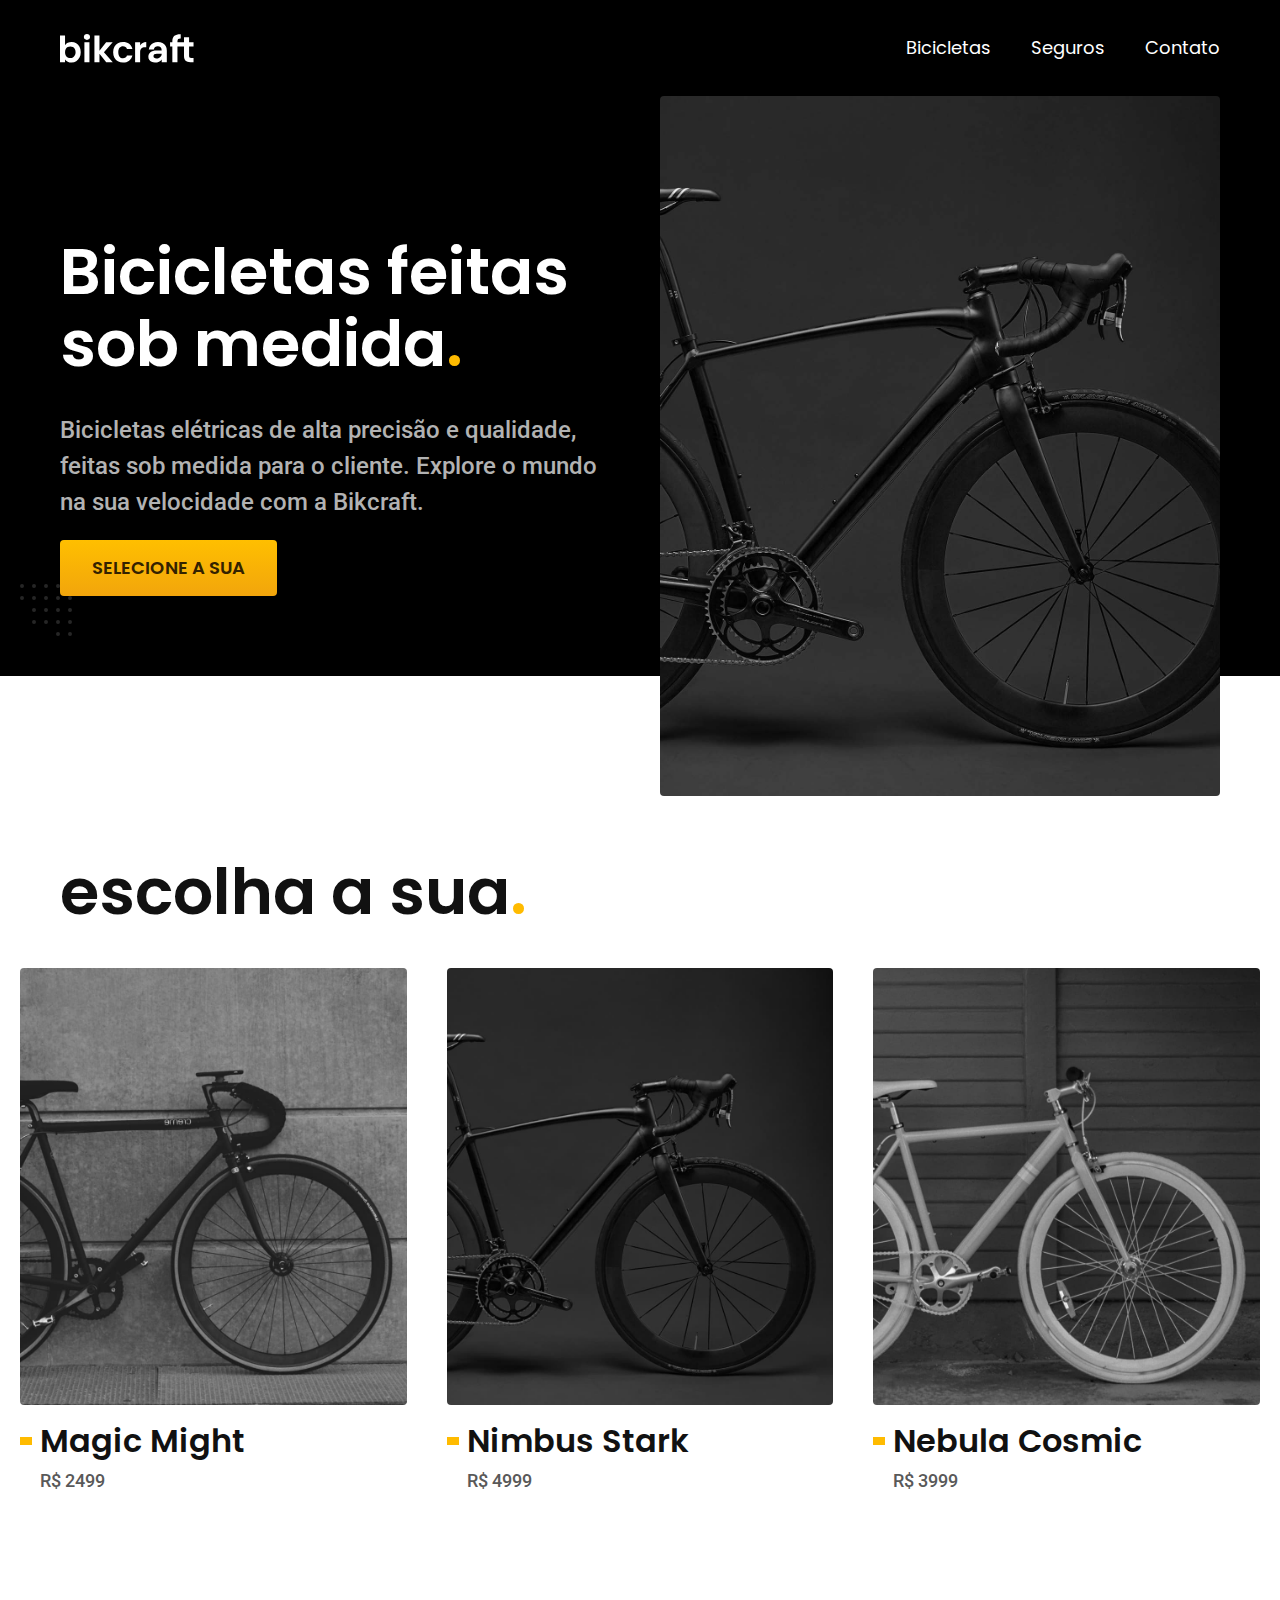
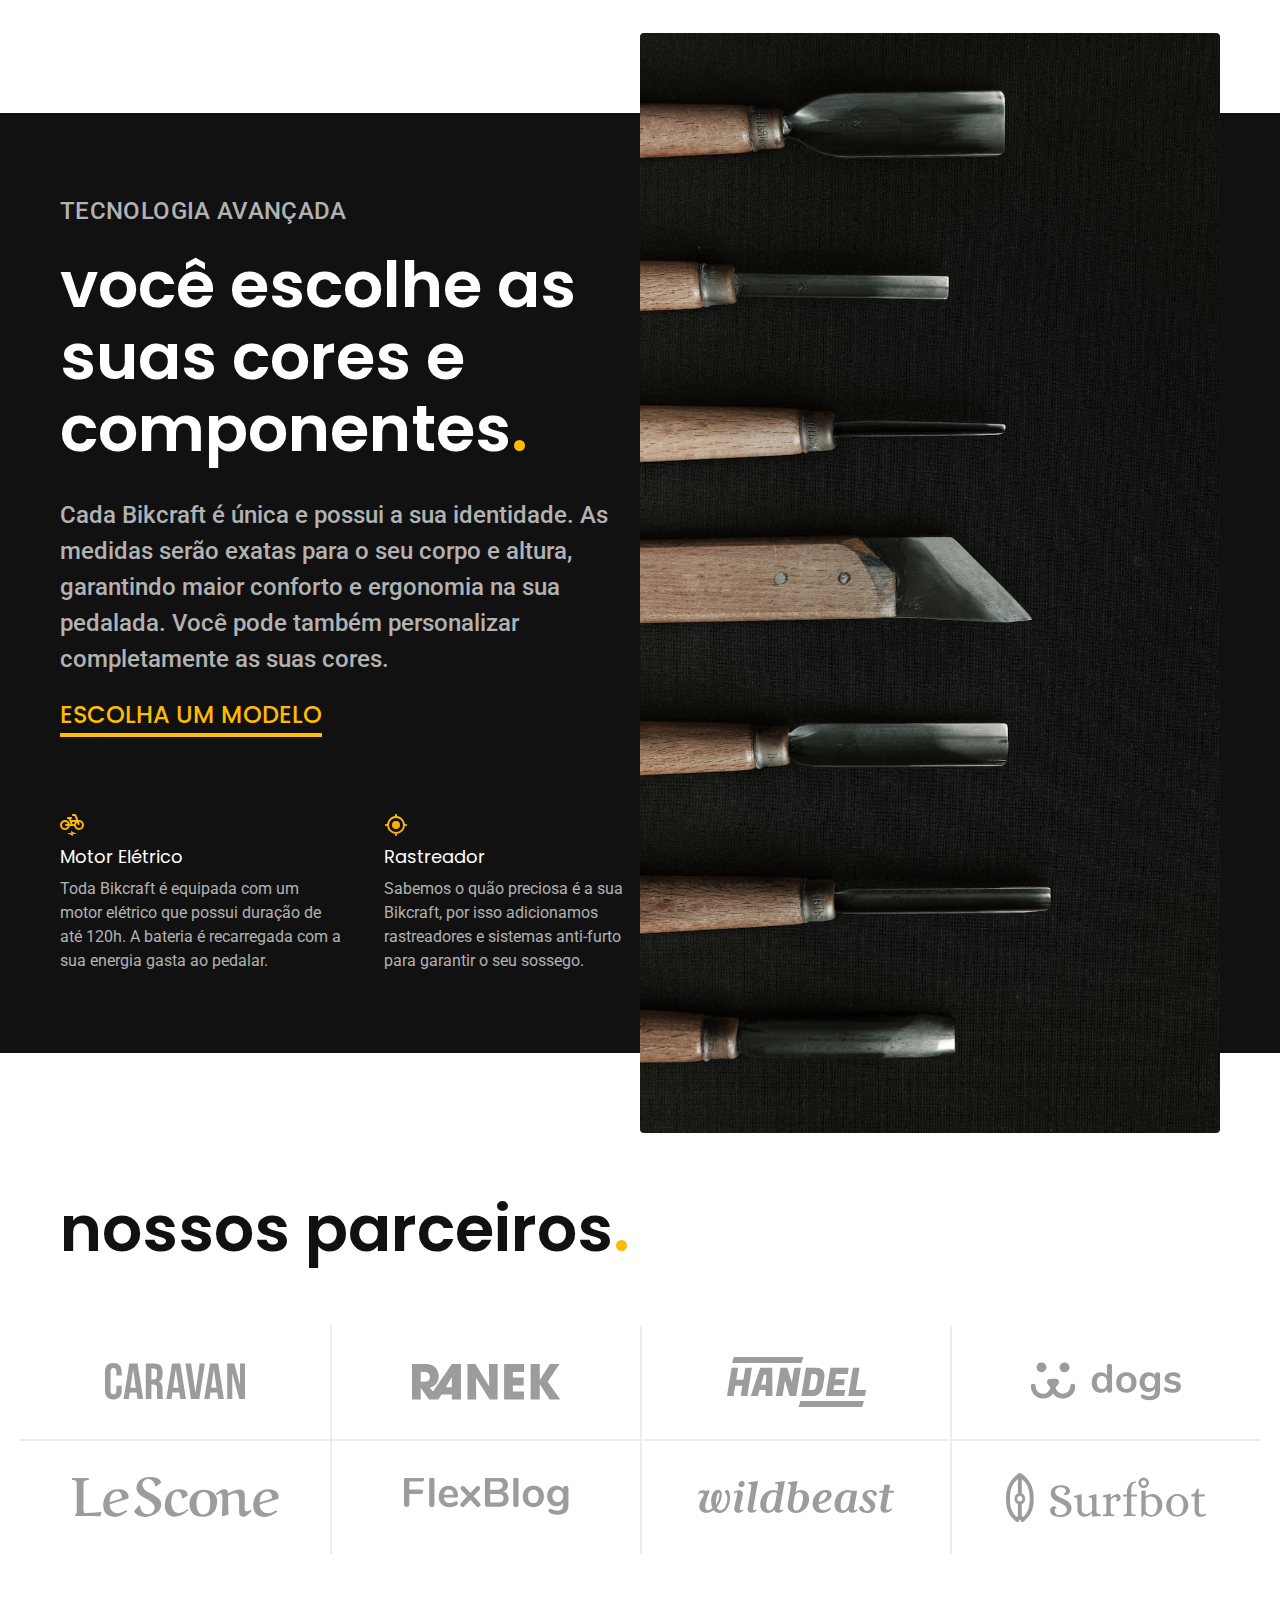
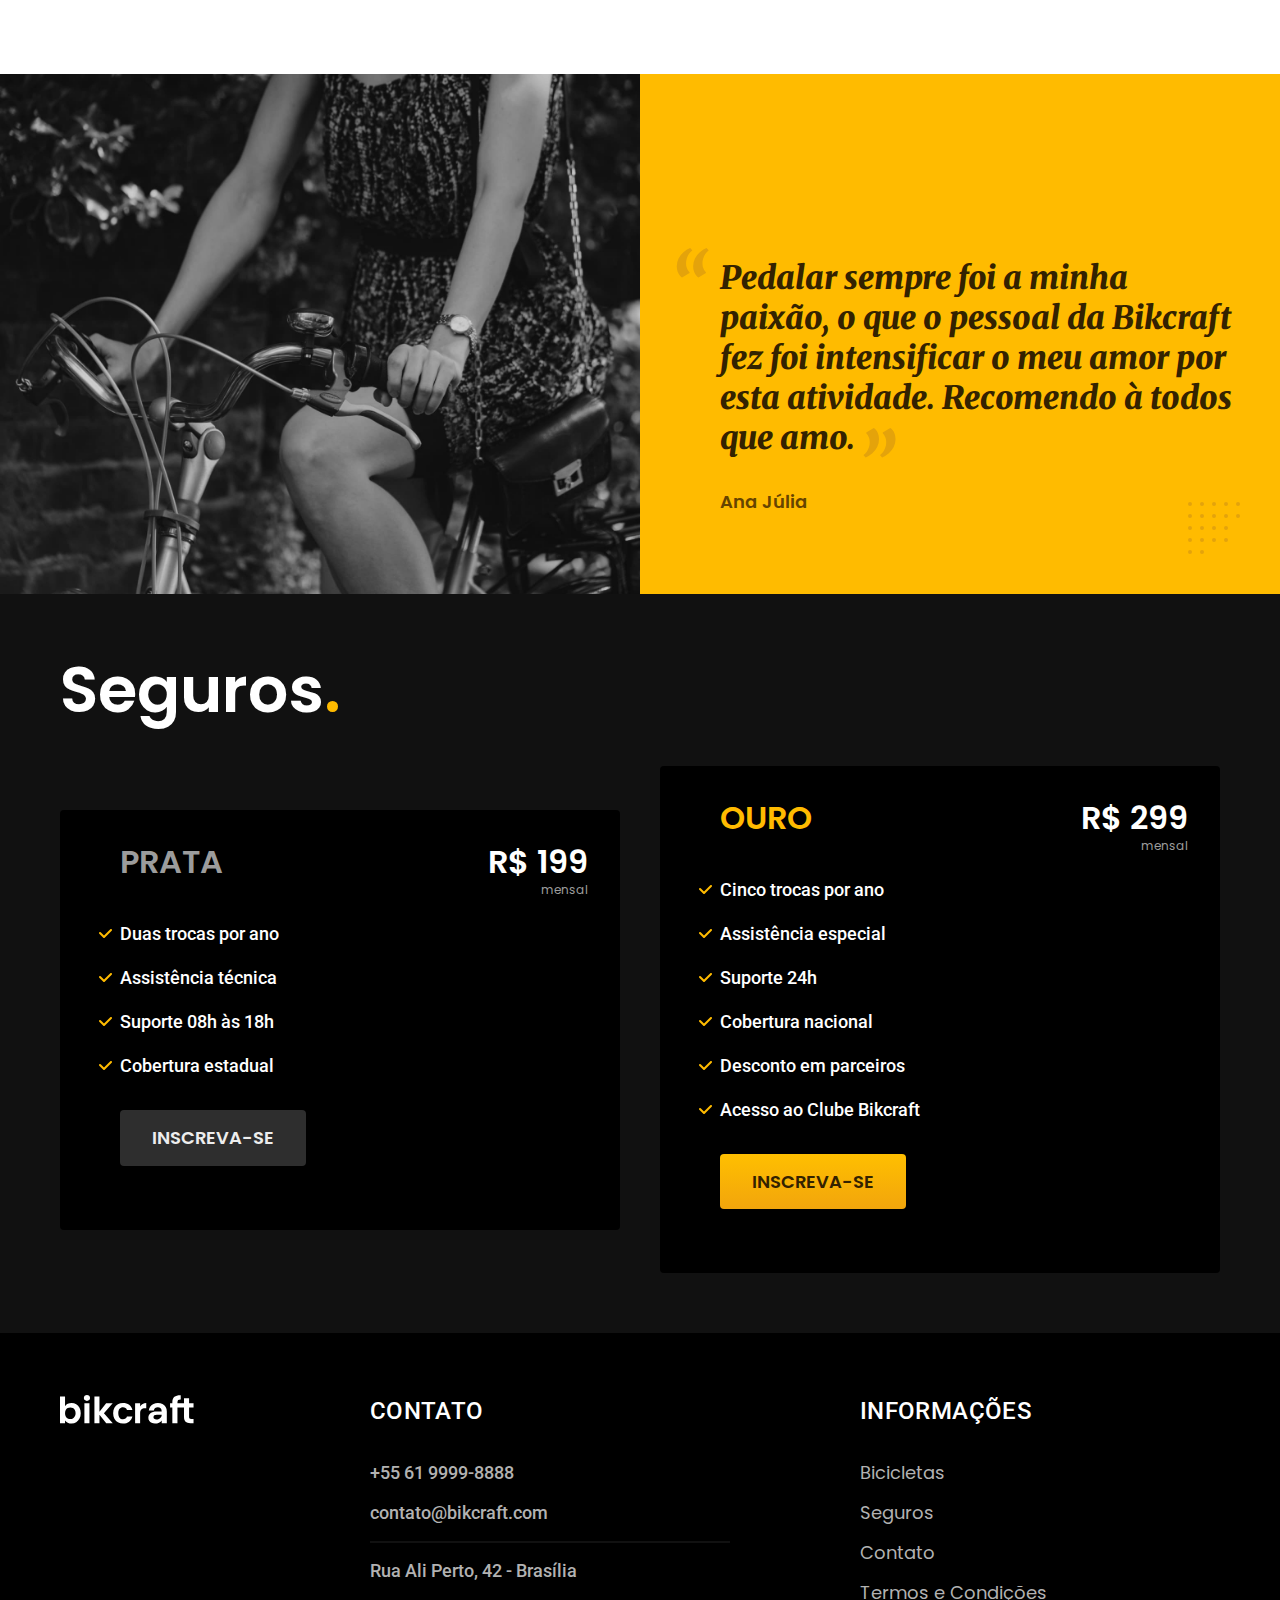
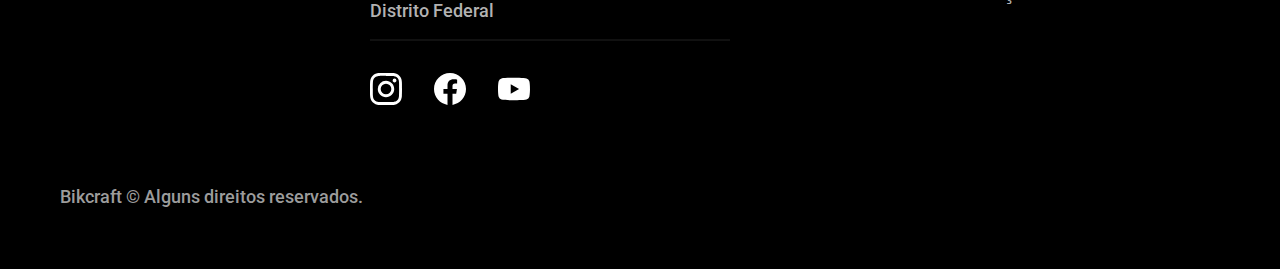
<file: index.html>
<!DOCTYPE html>
<html lang="pt-br">

<head>
  <meta charset="UTF-8">
  <meta http-equiv="X-UA-Compatible" content="IE=edge">
  <meta name="viewport" content="width=device-width, initial-scale=1.0">
  <title>Bikcraft - Bicicletas Elétricas</title>
  <meta name="description" content="Bicicletas elétricas de alta precisão e qualidade,  feitas sob medida para o cliente. Explore o mundo na sua velocidade com a Bikcraft.">
  <link rel="icon" href="./favicon.svg" type="image/svg+xml">
  <link rel="preload" href="./css/style.min.css" as="style">
  <link rel="stylesheet" href="./css/style.min.css">
  <link rel="preconnect" href="https://fonts.googleapis.com">
  <link rel="preconnect" href="https://fonts.gstatic.com" crossorigin>
  <link href="https://fonts.googleapis.com/css2?family=Merriweather:ital,wght@1,900&family=Poppins:wght@400;600&family=Roboto:wght@400;500&display=swap" rel="stylesheet">

  <script>document.documentElement.classList.add('js');</script>
</head>

<body>
  <header class="header-bg">
    <div class="header container">
      <a href="./">
        <img src="./img/bikcraft.svg" width="136" height="32" alt="Bikcraft">
      </a>

      <nav aria-label="primaria">
        <ul class="header-menu font-1-m cor-0">
          <li><a href="./bicicletas.html">Bicicletas</a></li>
          <li><a href="./seguros.html">Seguros</a></li>
          <li><a href="./contato.html">Contato</a></li>
        </ul>
      </nav>
    </div>
  </header>

  <main class="introducao-bg">
    <div class="introducao container">
      <div class="introducao-conteudo">
        <h1 class="font-1-xxl cor-0 fadeInDown" data-anime="200">Bicicletas feitas sob medida<span>.</span></h1>
        <p class="font-2-l cor-5 fadeInDown" data-anime="400">Bicicletas elétricas de alta precisão e qualidade, feitas sob medida para o cliente. Explore o mundo na sua velocidade com a Bikcraft<span>.</span></p>
        <a href="./bicicletas.html" class="botao fadeInDown" data-anime="600">Selecione a sua</a>
      </div>
      <picture data-anime="800" class="fadeInDown">
        <source media="(max-width: 800px)" srcset="./img/bicicletas/nimbus.jpg">
        <img src="./img/fotos/introducao.jpg" width="1280" height alt="1600">
      </picture>
    </div>
  </main>

  <article class="bicicletas-lista">
    <h2 class="font-1-xxl container">escolha a sua<span class="cor-p1">.</span></h2>

    <ul>
      <li>
        <a href="./bicicletas/magic.html">
          <img src="./img/bicicletas/magic-home.jpg" width="920" height="1040" alt="Bicicleta Preta">
          <h3 class="font-1-xl">Magic Might</h3>
          <span class="font-2-m cor-8">R$ 2499</span>
        </a>
      </li>
      <li>
        <a href="./bicicletas/nimbus.html">
          <picture>
            <img src="./img/bicicletas/nimbus-home.jpg" width="920" height="1040" alt="Bicicleta Preta">
            <h3 class="font-1-xl">Nimbus Stark</h3>
            <span class="font-2-m cor-8">R$ 4999</span>
          </picture>
        </a>
      </li>
      <li>
        <a href="./bicicletas/nebula.html">
          <img src="./img/bicicletas/nebula-home.jpg" width="920" height="1040" alt="Bicicleta Branca">
          <h3 class="font-1-xl">Nebula Cosmic</h3>
          <span class="font-2-m cor-8">R$ 3999</span>
        </a>
      </li>
    </ul>
  </article>

  <article class="tecnologia-bg">
    <div class="tecnologia container">
      <div class="tecnologia-conteudo">
        <span class="font-2-l-b cor-5">Tecnologia Avançada</span>
        <h2 class="font-1-xxl cor-0">você escolhe as suas cores e componentes<span class="cor-p1">.</span></h2>
        <p class="font-2-l cor-5">Cada Bikcraft é única e possui a sua identidade. As medidas serão exatas para o seu corpo e altura, garantindo maior conforto e ergonomia na sua pedalada. Você pode também personalizar completamente as suas cores.</p>
        <a class="link" href="./bicicletas.html">Escolha um modelo</a>
        <div class="tecnologia-vantagens">
          <div>
            <img src="./img/icones/eletrica.svg" alt="" width="24" height="24">
            <h3 class="font-1-m cor-0">Motor Elétrico</h3>
            <p class="font-2-s cor-5">Toda Bikcraft é equipada com um motor elétrico que possui duração de até 120h. A bateria é recarregada com a sua energia gasta ao pedalar.</p>
          </div>
          <div>
            <img src="./img/icones/rastreador.svg" width="24" height="24" alt="">
            <h3 class="font-1-m cor-0">Rastreador</h3>
            <p class="font-2-s cor-5">Sabemos o quão preciosa é a sua Bikcraft, por isso adicionamos rastreadores e sistemas anti-furto para garantir o seu sossego.</p>
          </div>
        </div>
      </div>
      <div class="tecnologia-imagem">
        <img src="./img/fotos/tecnologia.jpg" width="1200" height="1920" alt="">
      </div>
    </div>
  </article>

  <section class="parceiros">
    <h2 class="container font-1-xxl" aria-label="Nossos Parceiros">nossos parceiros<span class="cor-p1">.</span></h2>

    <ul>
      <li><img src="./img/parceiros/caravan.svg" width="140" height="38" alt="Caravan"></li>
      <li><img src="./img/parceiros/ranek.svg" width="149" height="36" alt="ranek.svg"></li>
      <li><img src="./img/parceiros/handel.svg" width="139" height="50" alt="handel.svg"></li>
      <li><img src="./img/parceiros/dogs.svg" width="152" height="39" alt="dogs.svg"></li>
      <li><img src="./img/parceiros/lescone.svg" width="208" height="41" alt="lescone.svg"></li>
      <li><img src="./img/parceiros/flexblog.svg" width="165" height="38" alt="flexblog.svg"></li>
      <li><img src="./img/parceiros/wildbeast.svg" width="196" height="34" alt="wildbeast.svg"></li>
      <li><img src="./img/parceiros/surfbot.svg" width="200" height="49" alt="surfbot.svg"></li>
    </ul>
  </section>

  <section class="depoimento" aria-label="Depoimento">
    <div>
      <img src="./img/fotos/depoimento.jpg" width="1560" height="1360" alt="Pessoa pedalando uma bicicleta bikcraft">
    </div>
    <div class="depoimento-conteudo">
      <blockquote class="font-1-xl cor-p5">
        <p>Pedalar sempre foi a minha paixão, o que o pessoal da Bikcraft fez foi intensificar o meu amor por esta atividade. Recomendo à todos que amo.</p>
      </blockquote>
      <span class="font-1-m-b cor-p4">Ana Júlia</span>
    </div>
  </section>

  <article class="seguros-bg">
    <div class="seguros container">
      <h2 class="font-1-xxl cor-0">Seguros<span class="cor-p1">.</span></h2>
      <div class="seguros-item">
        <h3 class="font-1-xl cor-6">PRATA</h3>
        <span class="font-1-xl cor-0">R$ 199 <span class="font-1-xs cor-6">mensal</span></span>
        <ul class="font-2-m cor-0">
          <li>Duas trocas por ano</li>
          <li>Assistência técnica</li>
          <li>Suporte 08h às 18h</li>
          <li>Cobertura estadual</li>
        </ul>
        <a class="botao secundario" href="./orcamento.html">Inscreva-se</a>
      </div>

      <div class="seguros-item">
        <h3 class="font-1-xl cor-p1">OURO</h3>
        <span class="font-1-xl cor-0">R$ 299 <span class="font-1-xs cor-6">mensal</span></span>
        <ul class="font-2-m cor-0">
          <li>Cinco trocas por ano</li>
          <li>Assistência especial</li>
          <li>Suporte 24h</li>
          <li>Cobertura nacional</li>
          <li>Desconto em parceiros</li>
          <li>Acesso ao Clube Bikcraft</li>
        </ul>
        <a class="botao" href="./orcamento.html">Inscreva-se</a>
      </div>

    </div>
  </article>

  <footer class="footer-bg">
    <div class="footer container">
      <img src="./img/bikcraft.svg" width="136" height="32" alt="BikCraft">
      <div class="footer-contato">
        <h3 class="font-2-l-b cor-0">Contato</h3>
        <ul class="cor-5 font-2-m">
          <li><a href="tel:+5561988887777">+55 61 9999-8888</a></li>
          <li><a href="mailto:contato@bikcraft.com">contato@bikcraft.com</a></li>
          <li>Rua Ali Perto, 42 - Brasília</li>
          <li>Distrito Federal</li>
        </ul>
        <div class="footer-redes">
          <a href="./">
            <img src="./img/redes/instagram.svg" width="32" height="32" alt="Instagram">
          </a>
          <a href="./">
            <img src="./img/redes/facebook.svg" width="32" height="32" alt="Facebook">
          </a>
          <a href="./">
            <img src="./img/redes/youtube.svg" width="32" height="32" alt="Youtube">
          </a>
        </div>
      </div>
      <div class="footer-informacoes ">
        <h3 class="font-2-l-b cor-0">Informações</h3>
        <nav>
          <ul class="font-1-m cor-5">
            <li><a href="./bicicletas.html">Bicicletas</a></li>
            <li><a href="./seguros.html">Seguros</a></li>
            <li><a href="./contato.html">Contato</a></li>
            <li><a href="./termos.html">Termos e Condições</a></li>
          </ul>
        </nav>
      </div>
      <p class="footer-copy font-2-m cor-6">Bikcraft © Alguns direitos reservados.</p>
    </div>
  </footer>
  <script src="./js/plugins/simple-anime.js"></script>
  <script src="./js/script.js"></script>
</body>

</html>
</file>
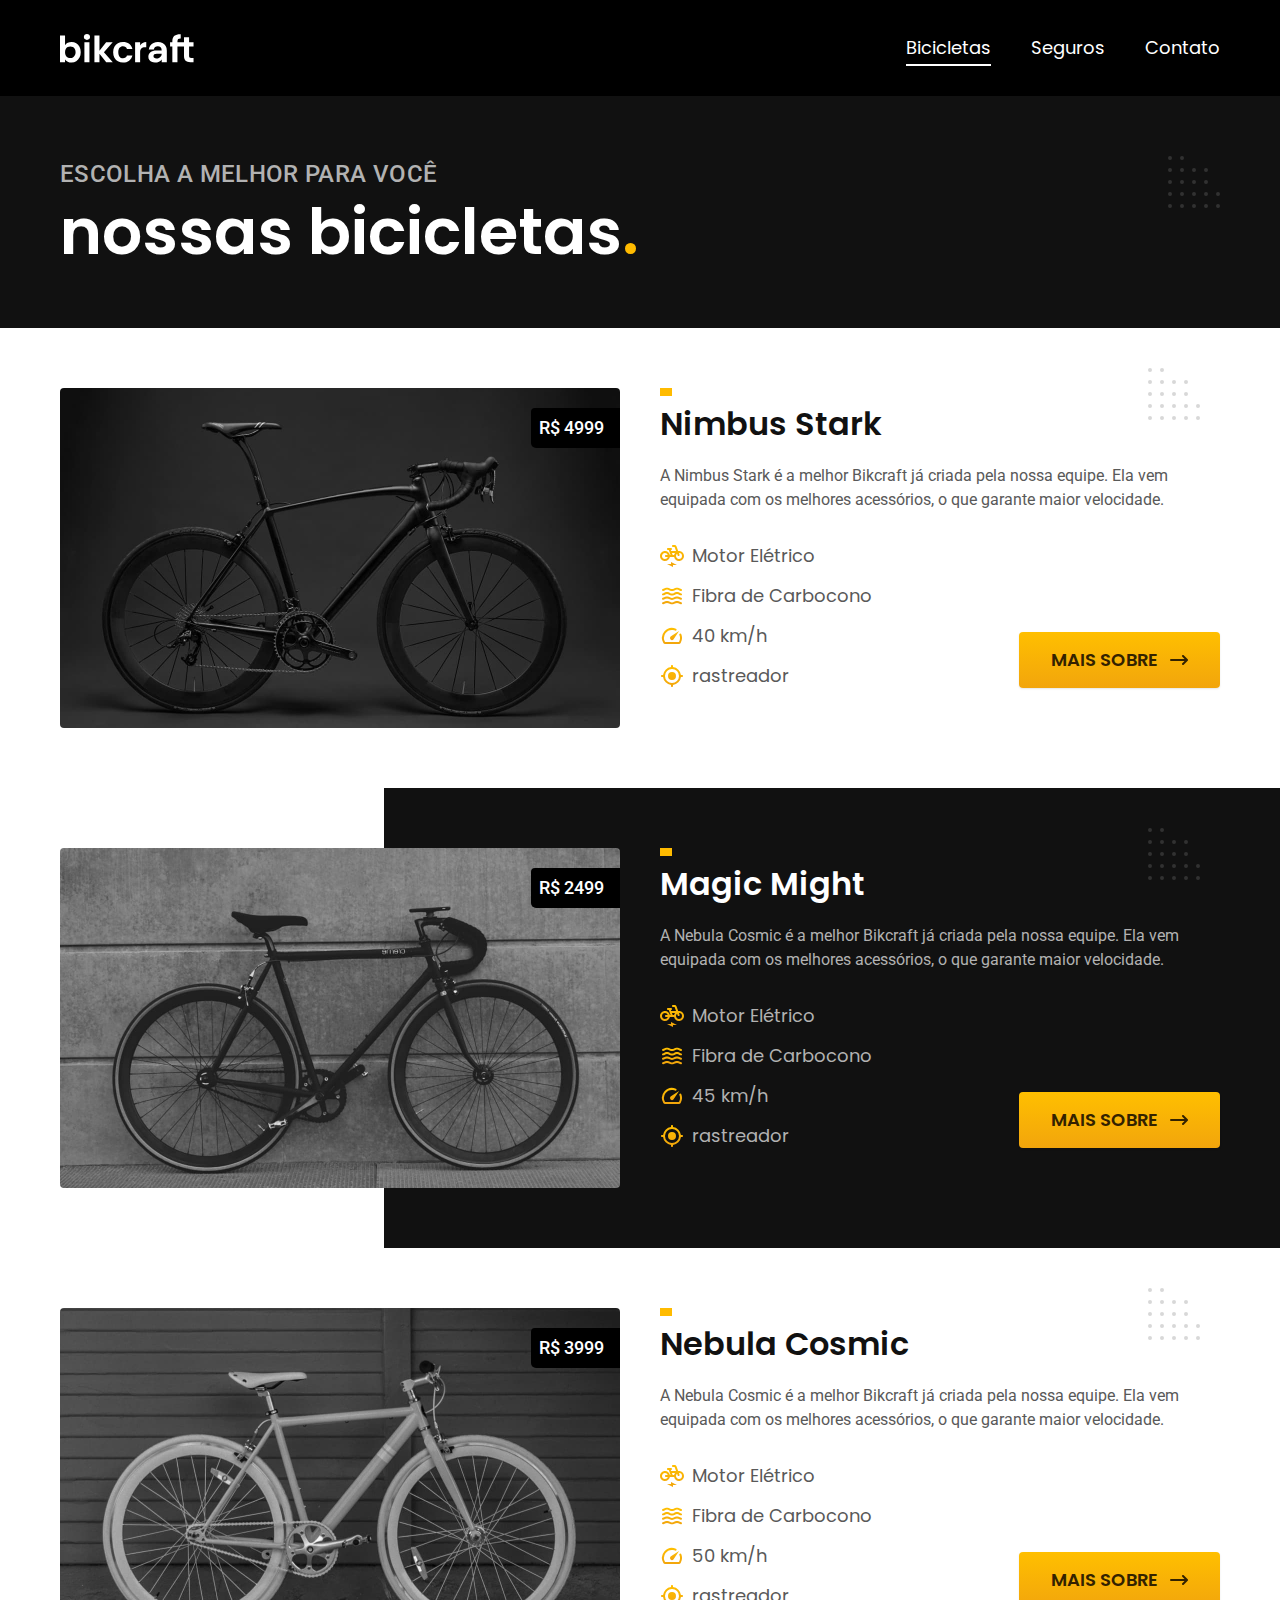
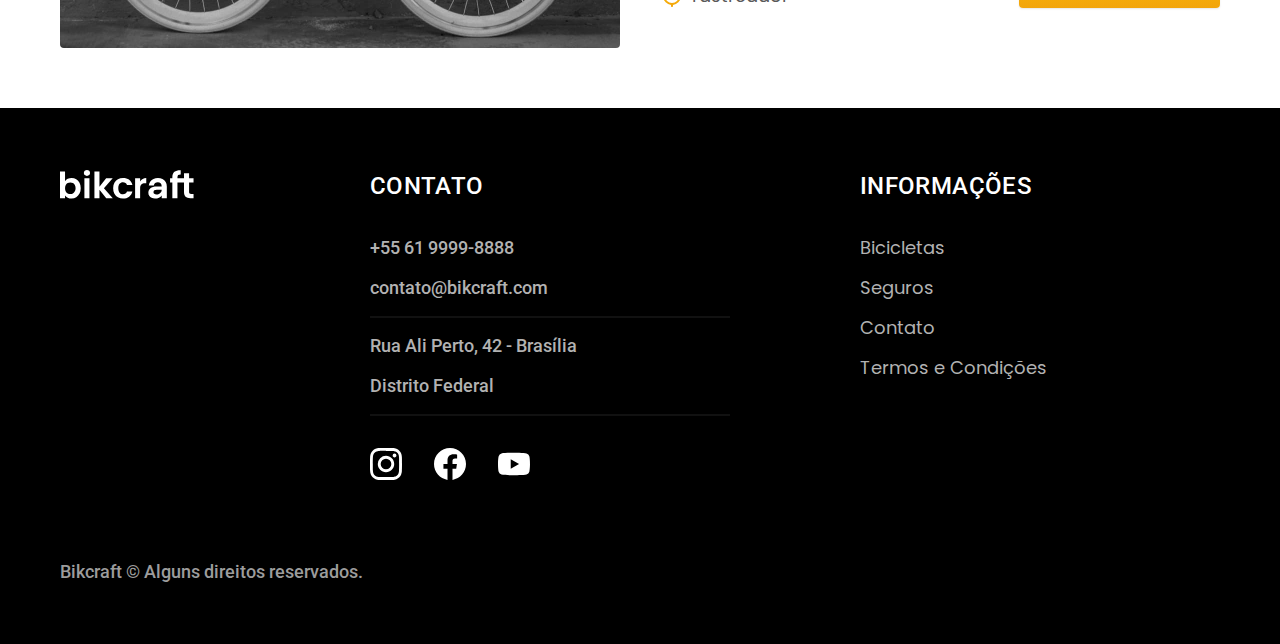
<file: bicicletas.html>
<!DOCTYPE html>
<html lang="pt-br">

<head>
  <meta charset="UTF-8">
  <meta http-equiv="X-UA-Compatible" content="IE=edge">
  <meta name="viewport" content="width=device-width, initial-scale=1.0">
  <title>Bicicletas | Bikcraft</title>
  <meta name="description" content="Termos e Condições.">
  <link rel="icon" href="./favicon.svg" type="image/svg+xml">
  <link rel="preload" href="./css/style.min.css" as="style">
  <link rel="stylesheet" href="./css/style.min.css">
  <link rel="preconnect" href="https://fonts.googleapis.com">
  <link rel="preconnect" href="https://fonts.gstatic.com" crossorigin>
  <link href="https://fonts.googleapis.com/css2?family=Merriweather:ital,wght@1,900&family=Poppins:wght@400;600&family=Roboto:wght@400;500&display=swap" rel="stylesheet">
  <script> document.documentElement.classList.add('js');</script>
</head>

<body id="bicicletas">
  <header class="header-bg">
    <div class="header container">
      <a href="./">
        <img src="./img/bikcraft.svg" width="136" height="32" alt="Bikcraft">
      </a>

      <nav aria-label="primaria">
        <ul class="header-menu font-1-m cor-0">
          <li><a href="./bicicletas.html">Bicicletas</a></li>
          <li><a href="./seguros.html">Seguros</a></li>
          <li><a href="./contato.html">Contato</a></li>
        </ul>
      </nav>
    </div>
  </header>

  <main>
    <div class="titulo-bg">
      <div class="titulo container">
        <p class="font-2-l-b cor-5">Escolha a melhor para você</p>
        <h1 class="font-1-xxl cor-0">nossas bicicletas<span class="cor-p1">.</span></h1>
      </div>
    </div>


    <div class="bicicletas container">
      <div class="bicicletas-imagem">
        <img src="./img/bicicletas/nimbus.jpg" width="1120" height="680" alt="Bicicleta Preta">
        <span class="font-2-m cor-0">R$ 4999</span>
      </div>
      <div class="bicicletas-conteudo">
        <h2 class="font-1-xl">Nimbus Stark</h2>
        <p class="font-2-s cor-8">A Nimbus Stark é a melhor Bikcraft já criada pela nossa equipe. Ela vem equipada com os melhores acessórios, o que garante maior velocidade.</p>
        <ul class="font-1-m cor-8">
          <li>
            <img src="./img/icones/eletrica.svg" width="24" height="24" alt="">
            Motor Elétrico
          </li>
          <li>
            <img src="./img/icones/carbono.svg" width="24" height="24" alt="">
            Fibra de Carbocono
          </li>
          <li>
            <img src="./img/icones/velocidade.svg" width="24" height="24" alt="">
            40 km/h
          </li>
          <li>
            <img src="./img/icones/rastreador.svg" width="24" height="24" alt="">
            rastreador
          </li>
        </ul>
        <a class="botao seta" href="./bicicletas/nimbus.html">Mais Sobre</a>
      </div>
    </div>


    <div class="bicicletas-bg">
      <div class="bicicletas container">
        <div class="bicicletas-imagem">
          <img src="./img/bicicletas/magic.jpg" width="1120" height="680 alt=" Bicicleta Preta">
          <span class="font-2-m cor-0">R$ 2499</span>
        </div>
        <div class="bicicletas-conteudo">
          <h2 class="font-1-xl cor-0">Magic Might</h2>
          <p class="font-2-s cor-5">A Nebula Cosmic é a melhor Bikcraft já criada pela nossa equipe. Ela vem equipada com os melhores acessórios, o que garante maior velocidade.</p>
          <ul class="font-1-m cor-5">
            <li>
              <img src="./img/icones/eletrica.svg" width="24" height="24" alt="">
              Motor Elétrico
            </li>
            <li>
              <img src="./img/icones/carbono.svg" width="24" height="24" alt="">
              Fibra de Carbocono
            </li>
            <li>
              <img src="./img/icones/velocidade.svg" width="24" height="24" alt="">
              45 km/h
            </li>
            <li>
              <img src="./img/icones/rastreador.svg" width="24" height="24" alt="">
              rastreador
            </li>
          </ul>
          <a class="botao seta" href="./bicicletas/magic.html">Mais Sobre</a>
        </div>
      </div>
    </div>


    <div class="bicicletas container">
      <div class="bicicletas-imagem">
        <img src="./img/bicicletas/nebula.jpg" width="1120" height="680 alt=" Bicicleta Preta">
        <span class="font-2-m cor-0">R$ 3999</span>
      </div>
      <div class="bicicletas-conteudo">
        <h2 class="font-1-xl">Nebula Cosmic</h2>
        <p class="font-2-s cor-8">A Nebula Cosmic é a melhor Bikcraft já criada pela nossa equipe. Ela vem equipada com os melhores acessórios, o que garante maior velocidade.</p>
        <ul class="font-1-m cor-8">
          <li>
            <img src="./img/icones/eletrica.svg" width="24" height="24" alt="">
            Motor Elétrico
          </li>
          <li>
            <img src="./img/icones/carbono.svg" width="24" height="24" alt="">
            Fibra de Carbocono
          </li>
          <li>
            <img src="./img/icones/velocidade.svg" width="24" height="24" alt="">
            50 km/h
          </li>
          <li>
            <img src="./img/icones/rastreador.svg" width="24" height="24" alt="">
            rastreador
          </li>
        </ul>
        <a class="botao seta" href="./bicicletas/nebula.html">Mais Sobre</a>
      </div>
    </div>

  </main>


  <footer class="footer-bg">
    <div class="footer container">
      <img src="./img/bikcraft.svg" width="136" height="32" alt="BikCraft">
      <div class="footer-contato">
        <h3 class="font-2-l-b cor-0">Contato</h3>
        <ul class="cor-5 font-2-m">
          <li><a href="tel:+5561988887777">+55 61 9999-8888</a></li>
          <li><a href="mailto:contato@bikcraft.com">contato@bikcraft.com</a></li>
          <li>Rua Ali Perto, 42 - Brasília</li>
          <li>Distrito Federal</li>
        </ul>
        <div class="footer-redes">
          <a href="./">
            <img src="./img/redes/instagram.svg" width="32" height="32" alt="Instagram">
          </a>
          <a href="./">
            <img src="./img/redes/facebook.svg" width="32" height="32" alt="Facebook">
          </a>
          <a href="./">
            <img src="./img/redes/youtube.svg" width="32" height="32" alt="Youtube">
          </a>
        </div>
      </div>
      <div class="footer-informacoes ">
        <h3 class="font-2-l-b cor-0">Informações</h3>
        <nav>
          <ul class="font-1-m cor-5">
            <li><a href="./bicicletas.html">Bicicletas</a></li>
            <li><a href="./seguros.html">Seguros</a></li>
            <li><a href="./contato.html">Contato</a></li>
            <li><a href="./termos.html">Termos e Condições</a></li>
          </ul>
        </nav>
      </div>
      <p class="footer-copy font-2-m cor-6">Bikcraft © Alguns direitos reservados.</p>
    </div>
  </footer>
  <script src="./js/script.js"></script>
</body>
</file>
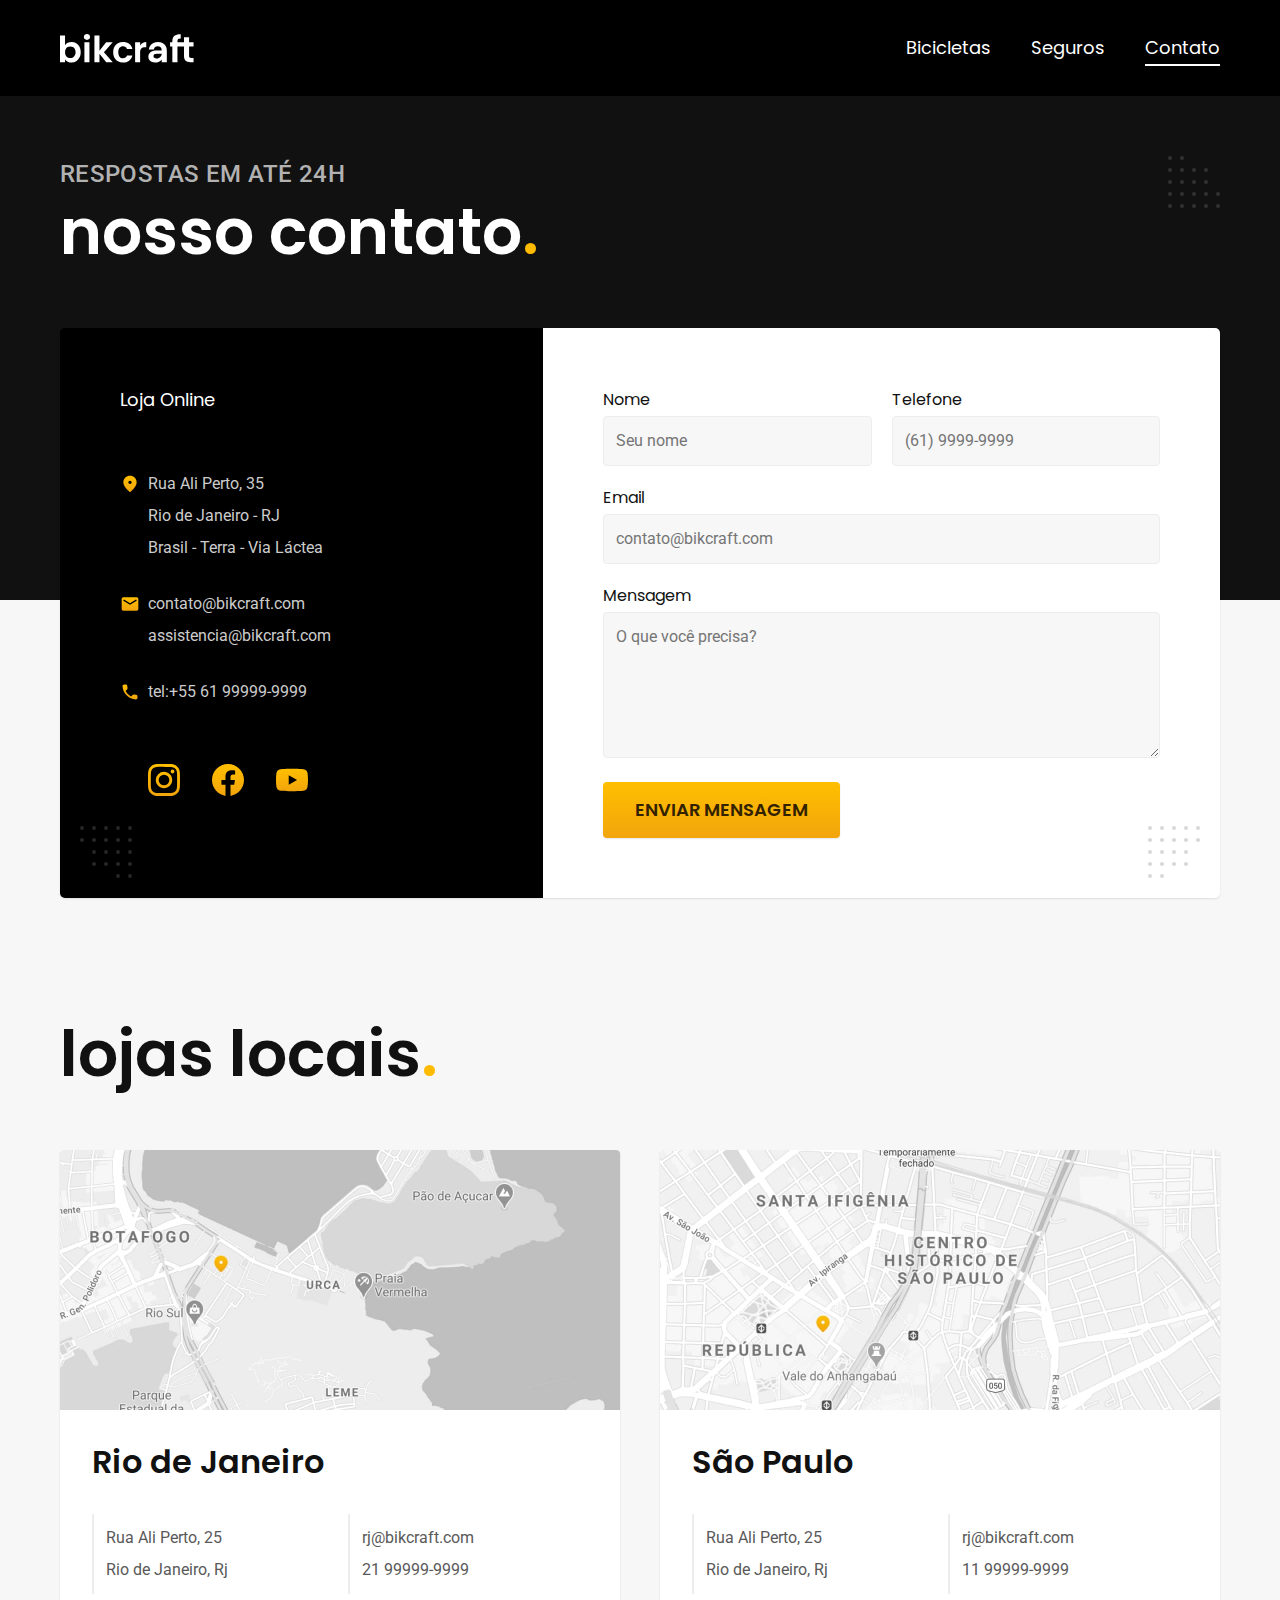
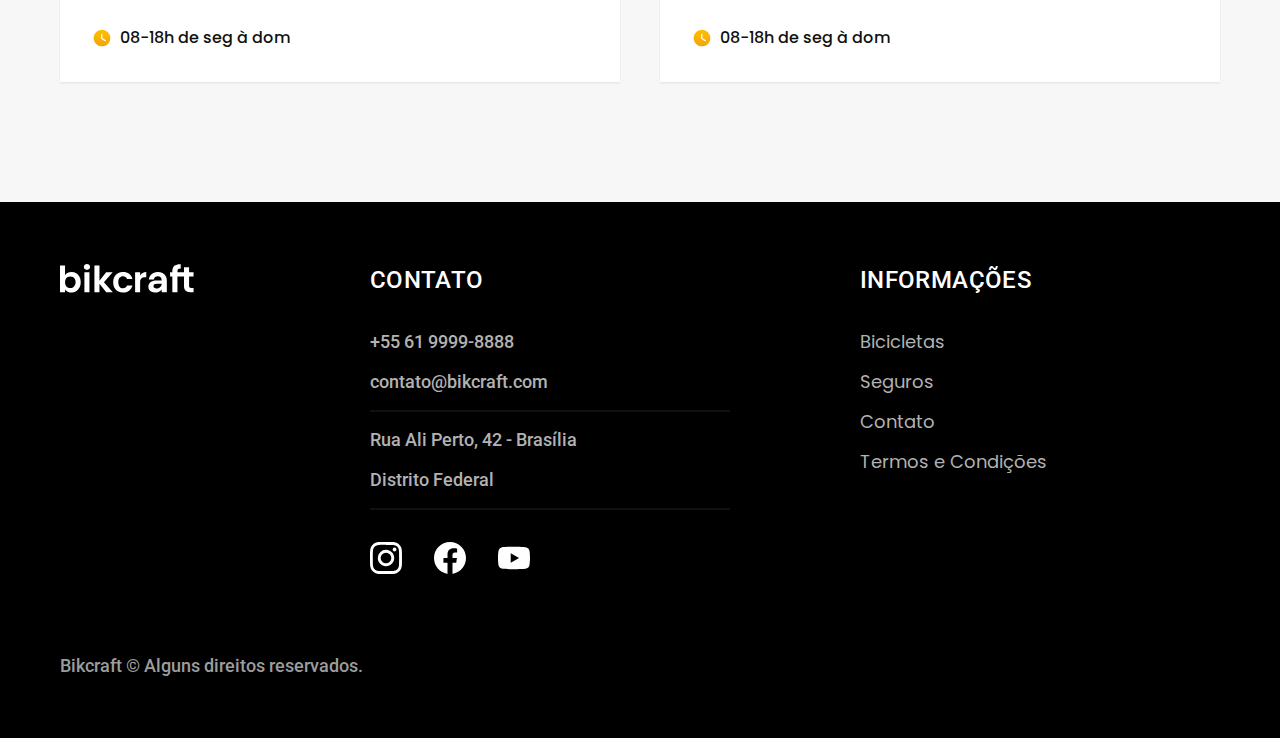
<file: contato.html>
<!DOCTYPE html>
<html lang="pt-br">

<head>
  <meta charset="UTF-8">
  <meta http-equiv="X-UA-Compatible" content="IE=edge">
  <meta name="viewport" content="width=device-width, initial-scale=1.0">
  <title>Contato | Bikcraft</title>
  <meta name="description" content="Contato.">
  <link rel="icon" href="./favicon.svg" type="image/svg+xml">
  <link rel="preload" href="./css/style.min.css" as="style">
  <link rel="stylesheet" href="./css/style.min.css">
  <link rel="preconnect" href="https://fonts.googleapis.com">
  <link rel="preconnect" href="https://fonts.gstatic.com" crossorigin>
  <link href="https://fonts.googleapis.com/css2?family=Merriweather:ital,wght@1,900&family=Poppins:wght@400;600&family=Roboto:wght@400;500&display=swap" rel="stylesheet">
  <script> document.documentElement.classList.add('js');</script>
</head>

<body id="contato">
  <header class="header-bg">
    <div class="header container">
      <a href="./">
        <img src="./img/bikcraft.svg" width="136" height="32" alt="Bikcraft">
      </a>

      <nav aria-label="primaria">
        <ul class="header-menu font-1-m cor-0">
          <li><a href="./bicicletas.html">Bicicletas</a></li>
          <li><a href="./seguros.html">Seguros</a></li>
          <li><a href="./contato.html">Contato</a></li>
        </ul>
      </nav>
    </div>
  </header>

  <main>
    <div class="titulo-bg">
      <div class="titulo container">
        <p class="font-2-l-b cor-5">respostas em até 24h</p>
        <h1 class="font-1-xxl cor-0">nosso contato<span class="cor-p1">.</span></h1>
      </div>
    </div>

    <div class="contato container">
      <section class="contato-dados" aria-label="Endereço">
        <h2 class="font-1-m cor-0">Loja Online</h2>
        <div class="contato-endereco font-2-s cor-4">
          <p>Rua Ali Perto, 35</p>
          <p>Rio de Janeiro - RJ</p>
          <p>Brasil - Terra - Via Láctea</p>
        </div>
        <address class="contato-meios font-2-s cor-4">
          <a href="mailto:contato@bikcraft.com">contato@bikcraft.com</a>
          <a href="mailto:assistencia@bikcraft.com">assistencia@bikcraft.com</a>
          <a href="tel:+5521999999999">tel:+55 61 99999-9999</a>
        </address>
        <div class="contato-redes">
          <a href="./">
            <img src="./img/redes/instagram-p.svg" width="32" height="32" alt="Instagram">
          </a>
          <a href="./">
            <img src="./img/redes/facebook-p.svg" width="32" height="32" alt="Facebook">
          </a>
          <a href="./">
            <img src="./img/redes/youtube-p.svg" width="32" height="32" alt="Youtube">
          </a>
        </div>
      </section>
      <section class="contato-formulario" aria-label="Formulário">
        <form class="form" action="./">
          <div>
            <label for="nome">Nome</label>
            <input type="text" id="nome" name="nome" placeholder="Seu nome">
          </div>
          <div>
            <label for="telefone">Telefone</label>
            <input type="text" id="telefone" name="telefone" placeholder="(61) 9999-9999">
          </div>
          <div class="col-2">
            <label for="email">Email</label>
            <input type="email" id="email" name="email" placeholder="contato@bikcraft.com">
          </div>
          <div class="col-2">
            <label for="mensagem">Mensagem</label>
            <textarea rows="5" id="email" name="email" placeholder="O que você precisa?"></textarea>
          </div>
          <button class="botao col-2">Enviar Mensagem</button>
        </form>
      </section>
    </div>
  </main>

  <article class="lojas container">
    <h2 class="font-1-xxl cor-11">lojas locais<span class="cor-p1">.</span></h2>
    <div class="lojas-item">
      <img src="./img/lojas/rj.jpg" width="1120" height="520" alt="mapa marcando o endereço em Rua Ali Perto, 25- Rio de Janeiro - RJ">
      <div class="lojas-conteudo">
        <h3 class="font-1-xl">Rio de Janeiro</h3>
        <div class="lojas-dados font-2-s cor-8">
          <p>Rua Ali Perto, 25</p>
          <p>Rio de Janeiro, Rj</p>
        </div>
        <div class="lojas-dados font-2-s cor-8">
          <a href="mailto:rj@bikcraft.com">rj@bikcraft.com</a>
          <a href="tel:+552199999999">21 99999-9999</a>
        </div>
        <p class="lojas-tempo font-1-s"><img src="./img/icones/horario.svg" width="20" height="20" alt="">08-18h de seg à dom</p>
      </div>
    </div>

    <div class="lojas-item">
      <img src="./img/lojas/sp.jpg" width="1120" height="520" alt="mapa marcando o endereço em Rua Ali Perto, 25- São Paulo - SP">
      <div class="lojas-conteudo">
        <h3 class="font-1-xl">São Paulo</h3>
        <div class="lojas-dados font-2-s cor-8">
          <p>Rua Ali Perto, 25</p>
          <p>Rio de Janeiro, Rj</p>
        </div>
        <div class="lojas-dados font-2-s cor-8">
          <a href="mailto:sp@bikcraft.com">rj@bikcraft.com</a>
          <a href="tel:+551199999999">11 99999-9999</a>
        </div>
        <p class="lojas-tempo font-1-s"><img src="./img/icones/horario.svg" width="20" height="20" alt="">08-18h de seg à dom</p>
      </div>
    </div>
  </article>


  <footer class="footer-bg">
    <div class="footer container">
      <img src="./img/bikcraft.svg" width="136" height="32" alt="BikCraft">
      <div class="footer-contato">
        <h3 class="font-2-l-b cor-0">Contato</h3>
        <ul class="cor-5 font-2-m">
          <li><a href="tel:+5561988887777">+55 61 9999-8888</a></li>
          <li><a href="mailto:contato@bikcraft.com">contato@bikcraft.com</a></li>
          <li>Rua Ali Perto, 42 - Brasília</li>
          <li>Distrito Federal</li>
        </ul>
        <div class="footer-redes">
          <a href="./">
            <img src="./img/redes/instagram.svg" width="32" height="32" alt="Instagram">
          </a>
          <a href="./">
            <img src="./img/redes/facebook.svg" width="32" height="32" alt="Facebook">
          </a>
          <a href="./">
            <img src="./img/redes/youtube.svg" width="32" height="32" alt="Youtube">
          </a>
        </div>
      </div>
      <div class="footer-informacoes ">
        <h3 class="font-2-l-b cor-0">Informações</h3>
        <nav>
          <ul class="font-1-m cor-5">
            <li><a href="./bicicletas.html">Bicicletas</a></li>
            <li><a href="./seguros.html">Seguros</a></li>
            <li><a href="./contato.html">Contato</a></li>
            <li><a href="./termos.html">Termos e Condições</a></li>
          </ul>
        </nav>
      </div>
      <p class="footer-copy font-2-m cor-6">Bikcraft © Alguns direitos reservados.</p>
    </div>
  </footer>
  <script src="./js/script.js"></script>
</body>
</file>
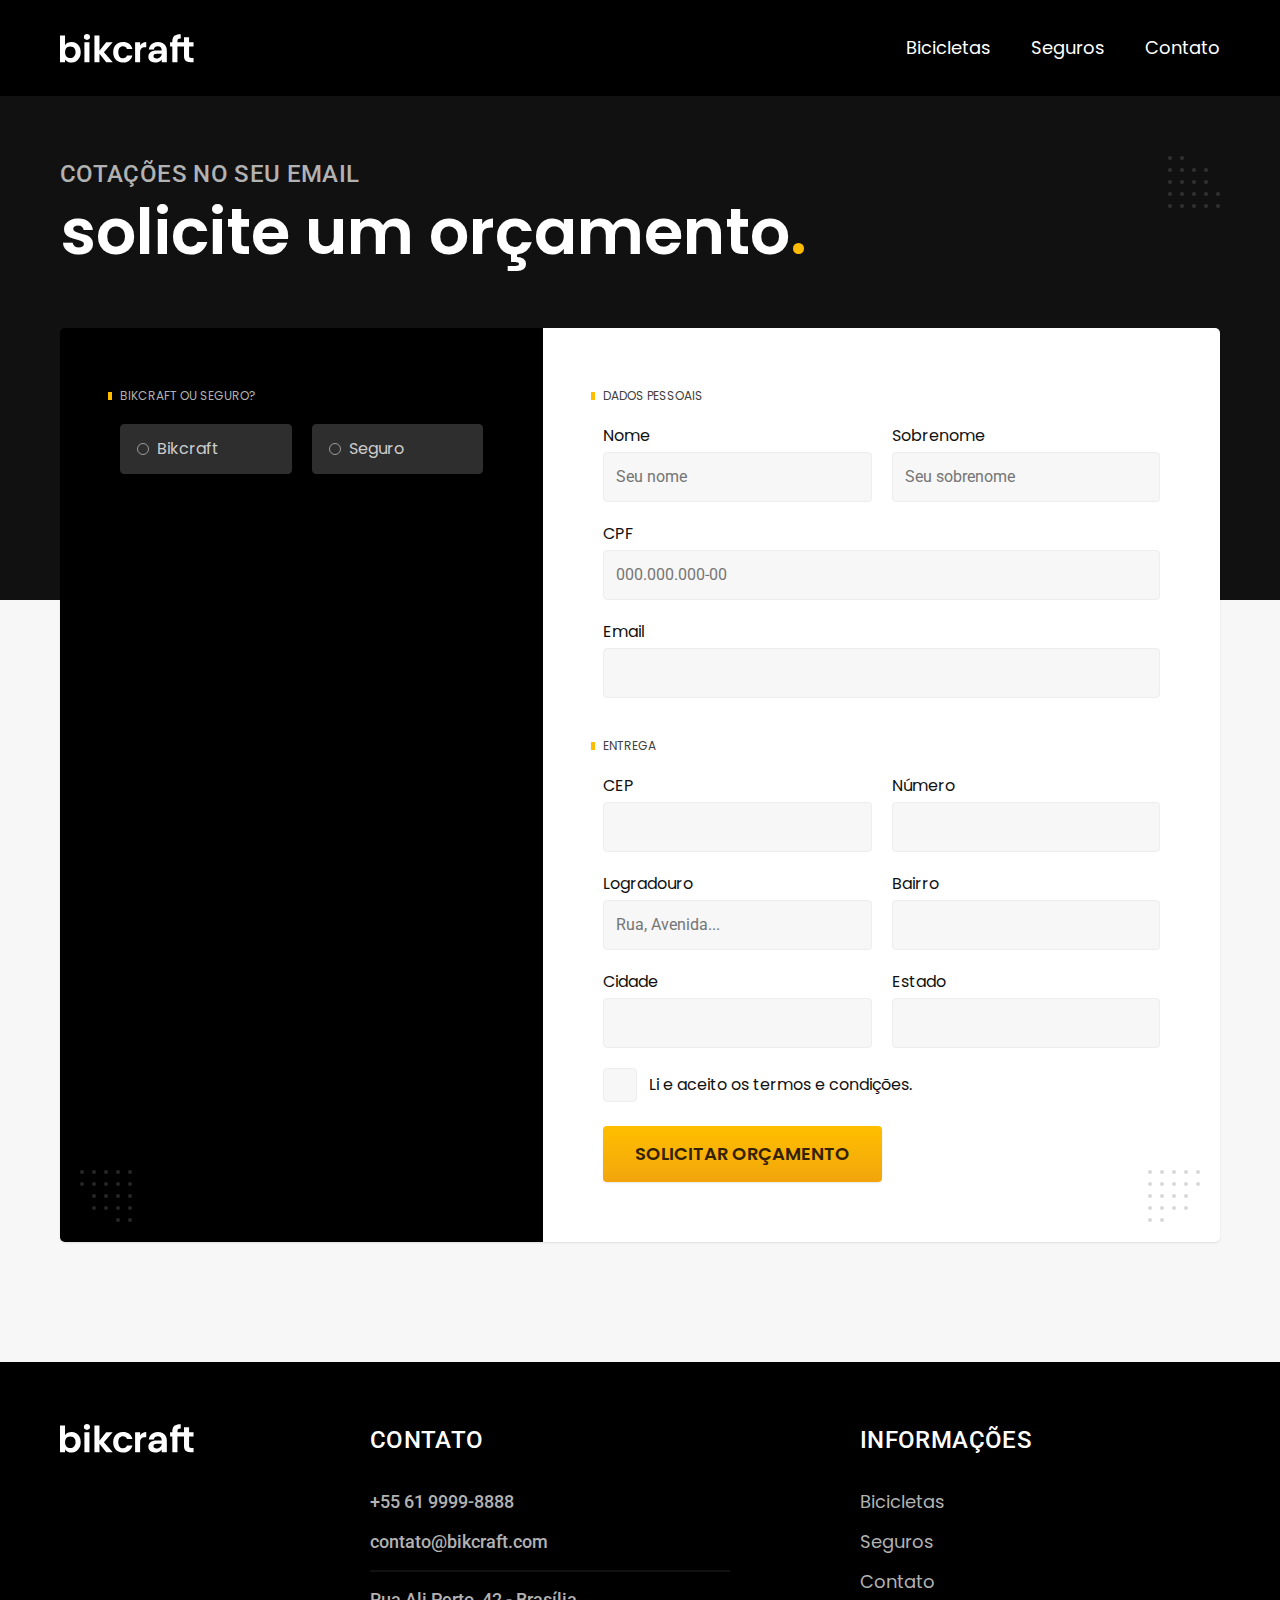
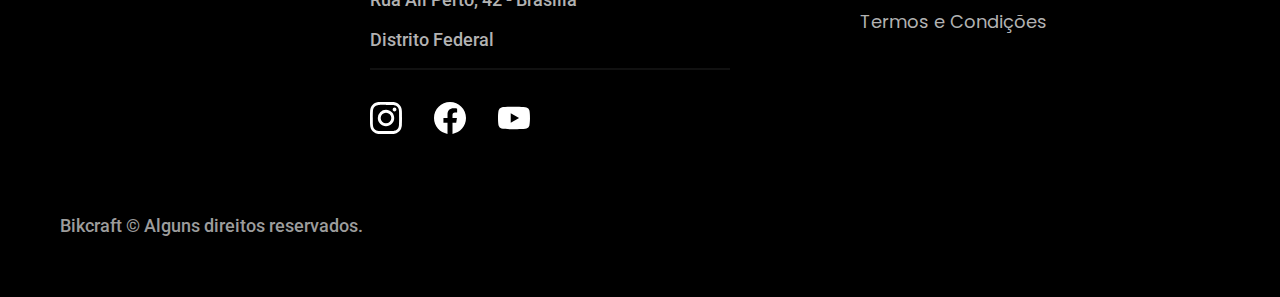
<file: orcamento.html>
<!DOCTYPE html>
<html lang="pt-br">

<head>
  <meta charset="UTF-8">
  <meta http-equiv="X-UA-Compatible" content="IE=edge">
  <meta name="viewport" content="width=device-width, initial-scale=1.0">
  <title>Orçamento | Bikcraft</title>
  <meta name="description" content="Orçamento.">
  <link rel="icon" href="./favicon.svg" type="image/svg+xml">
  <link rel="preload" href="./css/style.min.css" as="style">
  <link rel="stylesheet" href="./css/style.min.css">
  <link rel="preconnect" href="https://fonts.googleapis.com">
  <link rel="preconnect" href="https://fonts.gstatic.com" crossorigin>
  <link href="https://fonts.googleapis.com/css2?family=Merriweather:ital,wght@1,900&family=Poppins:wght@400;600&family=Roboto:wght@400;500&display=swap" rel="stylesheet">
  <script> document.documentElement.classList.add('js');</script>
</head>

<body id="orcamento">
  <header class="header-bg">
    <div class="header container">
      <a href="./">
        <img src="./img/bikcraft.svg" width="136" height="32" alt="Bikcraft">
      </a>

      <nav aria-label="primaria">
        <ul class="header-menu font-1-m cor-0">
          <li><a href="./bicicletas.html">Bicicletas</a></li>
          <li><a href="./seguros.html">Seguros</a></li>
          <li><a href="./contato.html">Contato</a></li>
        </ul>
      </nav>
    </div>
  </header>

  <main>
    <div class="titulo-bg">
      <div class="titulo container">
        <p class="font-2-l-b cor-5">Cotações no seu Email</p>
        <h1 class="font-1-xxl cor-0">solicite um orçamento<span class="cor-p1">.</span></h1>
      </div>
    </div>

    <form class="orcamento container" action="./">
      <div class="orcamento-produto">
        <h2 class="font-1-xs cor-5">Bikcraft ou Seguro?</h2>

        <input type="radio" name="tipo" value="bikcraft" id="bikcraft">
        <label for="bikcraft">Bikcraft</label>

        <input type="radio" name="tipo" value="seguro" id="seguro">
        <label for="seguro">Seguro</label>

        <div class="orcamento-conteudo" id="orcamento-bikcraft">
          <h2 class="font-1-xs cor-5">Escolha a sua</h2>

          <input type="radio" name="produto" value="nimbus" id="nimbus">
          <label for="nimbus">Nimbus Stark <span>R$ 4999</span></label>
          <div class="orcamento-detalhes">
            <ul class="font-1-xs cor-8">
              <li><img src="./img/icones/eletrica.svg" width="24" height="24" alt="">Motor elétrico</li>
              <li><img src="./img/icones/carbono.svg" width="24" height="24" alt="">Fibra de Carbono</li>
              <li><img src="./img/icones/velocidade.svg" width="24" height="24" alt="">50 km/h</li>
              <li><img src="./img/icones/rastreador.svg" width="24" height="24" alt="">Rastreador</li>
            </ul>
            <img src="./img/bicicletas/nimbus.jpg" alt="Bicicleta Preta">
          </div>

          <input type="radio" name="produto" value="magic" id="magic">
          <label for="magic">Magic Might <span>R$ 2499</span></label>
          <div class="orcamento-detalhes">
            <ul class="font-1-xs cor-8">
              <li><img src="./img/icones/eletrica.svg" width="24" height="24" alt="">Motor elétrico</li>
              <li><img src="./img/icones/carbono.svg" width="24" height="24" alt="">Fibra de Carbono</li>
              <li><img src="./img/icones/velocidade.svg" width="24" height="24" alt="">45 km/h</li>
              <li><img src="./img/icones/rastreador.svg" width="24" height="24" alt="">Rastreador</li>
            </ul>
            <img src="./img/bicicletas/magic.jpg" width="1120" height="680" alt="Bicicleta Preta">
          </div>

          <input type="radio" name="produto" value="nebula" id="nebula">
          <label for="nebula">Nebula Cosmic <span>R$ 3999</span></label>
          <div class="orcamento-detalhes">
            <ul class="font-1-xs cor-8">
              <li><img src="./img/icones/eletrica.svg" width="24" height="24" alt="">Motor elétrico</li>
              <li><img src="./img/icones/carbono.svg" width="24" height="24" alt="">Fibra de Carbono</li>
              <li><img src="./img/icones/velocidade.svg" width="24" height="24" alt="">40 km/h</li>
              <li><img src="./img/icones/rastreador.svg" width="24" height="24" alt="">Rastreador</li>
            </ul>
            <img src="./img/bicicletas/nebula.jpg" width="1120" height="680" alt="Bicicleta Branca">
          </div>
        </div>

        <div class="orcamento-conteudo" id="orcamento-seguro">
          <h2 class="font-1-xs cor-5">Escolha o plano</h2>

          <input type="radio" name="produto" value="prata" id="prata">
          <label for="prata">Prata <span>R$ 199</span></label>

          <input type="radio" name="produto" value="ouro" id="ouro">
          <label for="ouro">Ouro <span>R$ 299</span></label>
        </div>
      </div>
      <div class="orcamento-dados form">
        <h2 class="font-1-xs cor-9 col-2">Dados Pessoais</h2>
        <div>
          <label for="nome">Nome</label>
          <input type="text" id="nome" name="nome" placeholder="Seu nome">
        </div>
        <div>
          <label for="sobrenome">Sobrenome</label>
          <input type="text" id="sobrenome" name="sobrenome" placeholder="Seu sobrenome">
        </div>
        <div class="col-2">
          <label for="cpf">CPF</label>
          <input type="text" id="cpf" name="cpf" placeholder="000.000.000-00">
        </div>
        <div class="col-2">
          <label for="email">Email</label>
          <input type="email" id="email" name="email">
        </div>
        <h2 class="font-1-xs cor-9 col-2">Entrega</h2>
        <div>
          <label for="cep">CEP</label>
          <input type="text" id="cep" name="cep">
        </div>
        <div>
          <label for="numero">Número</label>
          <input type="text" id="numero" name="numero">
        </div>
        <div>
          <label for="logradouro">Logradouro</label>
          <input type="text" id="logradouro" name="logradouro" placeholder="Rua, Avenida...">
        </div>
        <div>
          <label for="bairro">Bairro</label>
          <input type="text" id="bairro" name="bairro">
        </div>
        <div>
          <label for="cidade">Cidade</label>
          <input type="text" id="cidade" name="cidade">
        </div>
        <div>
          <label for="estado">Estado</label>
          <input type="text" id="estado" name="estado">
        </div>
        <div class="col-2 checkbox">
          <input type="checkbox" id="termos_box" name="termos_box">
          <label for="termos_box"> Li e aceito os termos e condições.</label>
        </div>
        <button class="botao col-2">Solicitar Orçamento</button>
      </div>
    </form>
  </main>


  <footer class="footer-bg">
    <div class="footer container">
      <img src="./img/bikcraft.svg" width="136" height="32" alt="BikCraft">
      <div class="footer-contato">
        <h3 class="font-2-l-b cor-0">Contato</h3>
        <ul class="cor-5 font-2-m">
          <li><a href="tel:+5561988887777">+55 61 9999-8888</a></li>
          <li><a href="mailto:contato@bikcraft.com">contato@bikcraft.com</a></li>
          <li>Rua Ali Perto, 42 - Brasília</li>
          <li>Distrito Federal</li>
        </ul>
        <div class="footer-redes">
          <a href="./">
            <img src="./img/redes/instagram.svg" width="32" height="32" alt="Instagram">
          </a>
          <a href="./">
            <img src="./img/redes/facebook.svg" width="32" height="32" alt="Facebook">
          </a>
          <a href="./">
            <img src="./img/redes/youtube.svg" width="32" height="32" alt="Youtube">
          </a>
        </div>
      </div>
      <div class="footer-informacoes ">
        <h3 class="font-2-l-b cor-0">Informações</h3>
        <nav>
          <ul class="font-1-m cor-5">
            <li><a href="./bicicletas.html">Bicicletas</a></li>
            <li><a href="./seguros.html">Seguros</a></li>
            <li><a href="./contato.html">Contato</a></li>
            <li><a href="./termos.html">Termos e Condições</a></li>
          </ul>
        </nav>
      </div>
      <p class="footer-copy font-2-m cor-6">Bikcraft © Alguns direitos reservados.</p>
    </div>
  </footer>
  <script src="./js/script.js"></script>
</body>
</file>
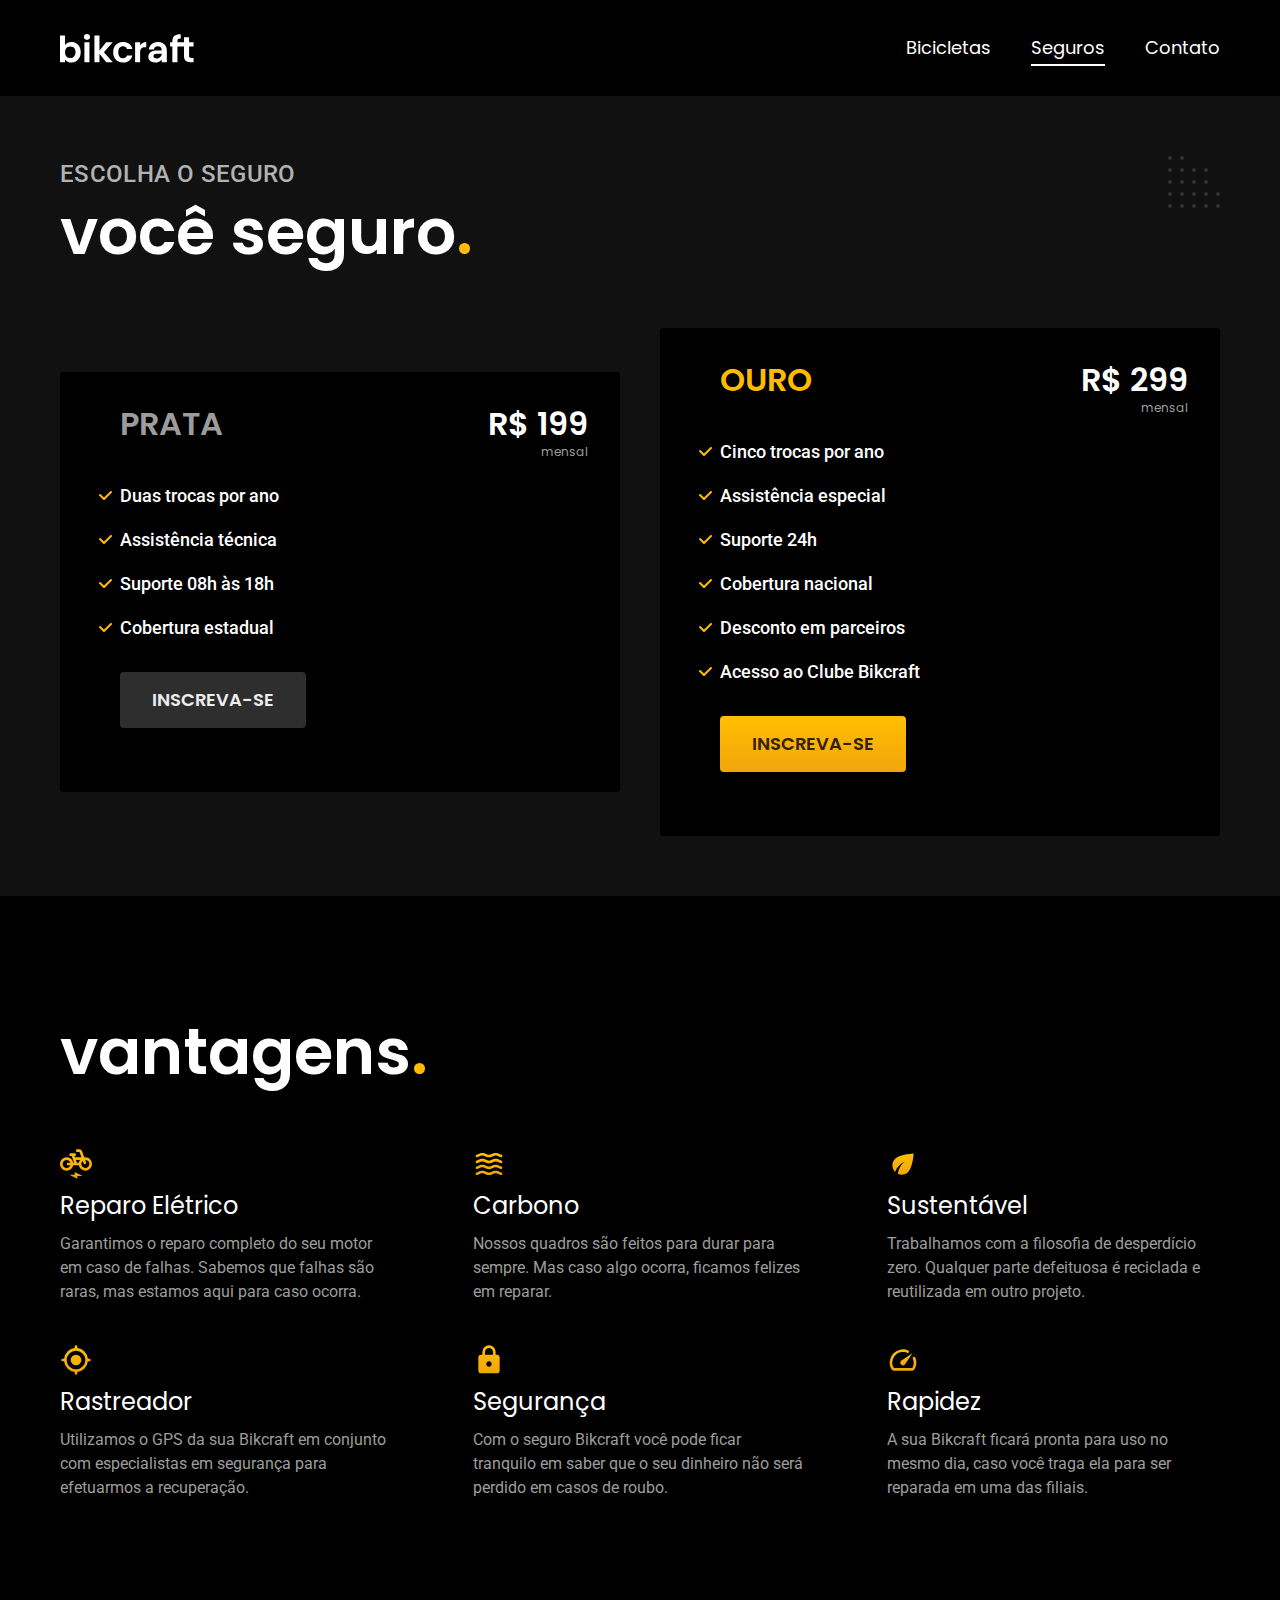
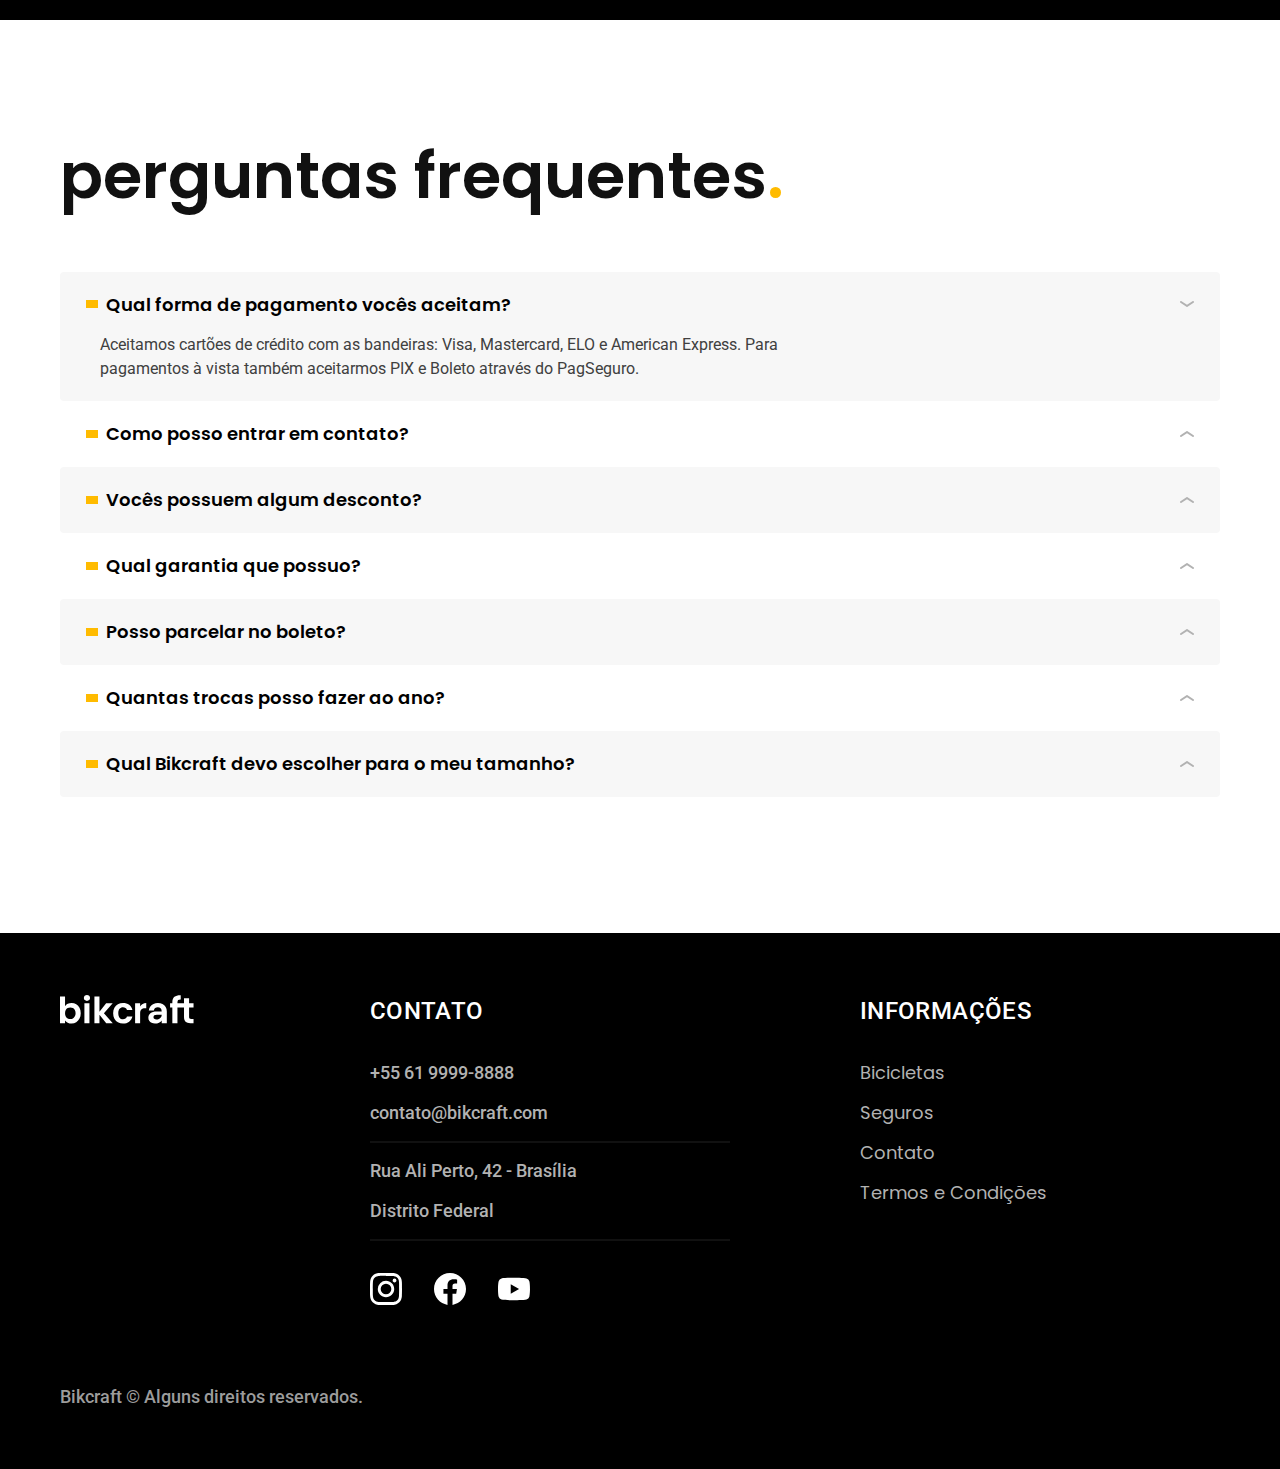
<file: seguros.html>
<!DOCTYPE html>
<html lang="pt-br">

<head>
  <meta charset="UTF-8">
  <meta http-equiv="X-UA-Compatible" content="IE=edge">
  <meta name="viewport" content="width=device-width, initial-scale=1.0">
  <title>Seguros | Bikcraft</title>
  <meta name="description" content="Seguros.">
  <link rel="icon" href="./favicon.svg" type="image/svg+xml">
  <link rel="preload" href="./css/style.min.css" as="style">
  <link rel="stylesheet" href="./css/style.min.css">
  <link rel="preconnect" href="https://fonts.googleapis.com">
  <link rel="preconnect" href="https://fonts.gstatic.com" crossorigin>
  <link href="https://fonts.googleapis.com/css2?family=Merriweather:ital,wght@1,900&family=Poppins:wght@400;600&family=Roboto:wght@400;500&display=swap" rel="stylesheet">
  <script>document.documentElement.classList.add('js');</script>
</head>

<body id="seguros">
  <header class="header-bg">
    <div class="header container">
      <a href="./">
        <img src="./img/bikcraft.svg" width="136" height="32" alt="Bikcraft">
      </a>

      <nav aria-label="primaria">
        <ul class="header-menu font-1-m cor-0">
          <li><a href="./bicicletas.html">Bicicletas</a></li>
          <li><a href="./seguros.html">Seguros</a></li>
          <li><a href="./contato.html">Contato</a></li>
        </ul>
      </nav>
    </div>
  </header>

  <main class="seguros-bg">
    <div class="titulo-bg">
      <div class="titulo container">
        <p class="font-2-l-b cor-5">Escolha o seguro</p>
        <h1 class="font-1-xxl cor-0">você seguro<span class="cor-p1">.</span></h1>
      </div>
    </div>

    <div class="seguros container">
      <div class="seguros-item fadeInLeft" data-anime="200">
        <h3 class="font-1-xl cor-6">PRATA</h3>
        <span class="font-1-xl cor-0">R$ 199 <span class="font-1-xs cor-6">mensal</span></span>
        <ul class="font-2-m cor-0">
          <li>Duas trocas por ano</li>
          <li>Assistência técnica</li>
          <li>Suporte 08h às 18h</li>
          <li>Cobertura estadual</li>
        </ul>
        <a class="botao secundario" href="./orcamento.html?tipo=seguro&produto=prata">Inscreva-se</a>
      </div>

      <div class="seguros-item fadeInRight" data-anime="400">
        <h3 class="font-1-xl cor-p1">OURO</h3>
        <span class="font-1-xl cor-0">R$ 299 <span class="font-1-xs cor-6">mensal</span></span>
        <ul class="font-2-m cor-0">
          <li>Cinco trocas por ano</li>
          <li>Assistência especial</li>
          <li>Suporte 24h</li>
          <li>Cobertura nacional</li>
          <li>Desconto em parceiros</li>
          <li>Acesso ao Clube Bikcraft</li>
        </ul>
        <a class="botao" href="./orcamento.html?tipo=seguro&produto=ouro">Inscreva-se</a>
      </div>

    </div>

  </main>

  <article class="vantagens-bg">
    <div class="vantagens container">
      <h2 class="font-1-xxl cor-0">vantagens<span class="cor-p1">.</span></h2>

      <ul>
        <li>
          <img src="./img/icones/eletrica.svg" width="32" height="32" alt="">
          <h3 class="font-1-l cor-0">Reparo Elétrico</h3>
          <p class="font-2-s cor-6">Garantimos o reparo completo do seu motor em caso de falhas. Sabemos que falhas são raras, mas estamos aqui para caso ocorra.</p>
        </li>
        <li>
          <img src="./img/icones/carbono.svg" width="32" height="32" alt="">
          <h3 class="font-1-l cor-0">Carbono</h3>
          <p class="font-2-s cor-6">Nossos quadros são feitos para durar para sempre. Mas caso algo ocorra, ficamos felizes em reparar.</p>
        </li>
        <li>
          <img src="./img/icones/sustentavel.svg" width="32" height="32" alt="">
          <h3 class="font-1-l cor-0">Sustentável</h3>
          <p class="font-2-s cor-6">Trabalhamos com a filosofia de desperdício zero. Qualquer parte defeituosa é reciclada e reutilizada em outro projeto.</p>
        </li>
        <li>
          <img src="./img/icones/rastreador.svg" width="32" height="32" alt="">
          <h3 class="font-1-l cor-0">Rastreador</h3>
          <p class="font-2-s cor-6">Utilizamos o GPS da sua Bikcraft em conjunto com especialistas em segurança para efetuarmos a recuperação.</p>
        </li>
        <li>
          <img src="./img/icones/seguro.svg" width="32" height="32" alt="">
          <h3 class="font-1-l cor-0">Segurança</h3>
          <p class="font-2-s cor-6">Com o seguro Bikcraft você pode ficar tranquilo em saber que o seu dinheiro não será perdido em casos de roubo.</p>
        </li>
        <li>
          <img src="./img/icones/velocidade.svg" width="32" height="32" alt="">
          <h3 class="font-1-l cor-0">Rapidez</h3>
          <p class="font-2-s cor-6">A sua Bikcraft ficará pronta para uso no mesmo dia, caso você traga ela para ser reparada em uma das filiais.</p>
        </li>
      </ul>

    </div>

  </article>

  <article class="perguntas container">
    <h2 class="font-1-xxl">perguntas frequentes<span class="cor-p1">.</span></h2>

    <dl>
      <div>
        <dt><button class="font-1-m-b" aria-controls="pergunta1" aria-expanded="true">Qual forma de pagamento vocês aceitam?</button></dt>
        <dd id="pergunta1" class="font-2-s cor-9 ativa">Aceitamos cartões de crédito com as bandeiras: Visa, Mastercard, ELO e American Express. Para pagamentos à vista também aceitarmos PIX e Boleto através do PagSeguro.</dd>
      </div>
      <div>
        <dt><button class="font-1-m-b" aria-controls="pergunta2" aria-expanded="false">Como posso entrar em contato?</button></dt>
        <dd id="pergunta2" class="font-2-s cor-9">Aceitamos cartões de crédito com as bandeiras: Visa, Mastercard, ELO e American Express. Para pagamentos à vista também aceitarmos PIX e Boleto através do PagSeguro.</dd>
      </div>
      <div>
        <dt><button class="font-1-m-b" aria-controls="pergunta3" aria-expanded="false">Vocês possuem algum desconto?</button></dt>
        <dd id="pergunta3" class="font-2-s cor-9">Aceitamos cartões de crédito com as bandeiras: Visa, Mastercard, ELO e American Express. Para pagamentos à vista também aceitarmos PIX e Boleto através do PagSeguro.</dd>
      </div>
      <div>
        <dt><button class="font-1-m-b" aria-controls="pergunta4" aria-expanded="false">Qual garantia que possuo?</button></dt>
        <dd id="pergunta4" class="font-2-s cor-9">Aceitamos cartões de crédito com as bandeiras: Visa, Mastercard, ELO e American Express. Para pagamentos à vista também aceitarmos PIX e Boleto através do PagSeguro.</dd>
      </div>
      <div>
        <dt><button class="font-1-m-b" aria-controls="pergunta5" aria-expanded="false">Posso parcelar no boleto?</button></dt>
        <dd id="pergunta5" class="font-2-s cor-9">Aceitamos cartões de crédito com as bandeiras: Visa, Mastercard, ELO e American Express. Para pagamentos à vista também aceitarmos PIX e Boleto através do PagSeguro.</dd>
      </div>
      <div>
        <dt><button class="font-1-m-b" aria-controls="pergunta6" aria-expanded="false">Quantas trocas posso fazer ao ano?</button></dt>
        <dd id="pergunta6" class="font-2-s cor-9">Aceitamos cartões de crédito com as bandeiras: Visa, Mastercard, ELO e American Express. Para pagamentos à vista também aceitarmos PIX e Boleto através do PagSeguro.</dd>
      </div>
      <div>
        <dt><button class="font-1-m-b" aria-controls="pergunta7" aria-expanded="false">Qual Bikcraft devo escolher para o meu tamanho?</button></dt>
        <dd id="pergunta7" class="font-2-s cor-9">Aceitamos cartões de crédito com as bandeiras: Visa, Mastercard, ELO e American Express. Para pagamentos à vista também aceitarmos PIX e Boleto através do PagSeguro.</dd>
      </div>
    </dl>
  </article>


  <footer class="footer-bg">
    <div class="footer container">
      <img src="./img/bikcraft.svg" width="136" height="132" alt="BikCraft">
      <div class="footer-contato">
        <h3 class="font-2-l-b cor-0">Contato</h3>
        <ul class="cor-5 font-2-m">
          <li><a href="tel:+5561988887777">+55 61 9999-8888</a></li>
          <li><a href="mailto:contato@bikcraft.com">contato@bikcraft.com</a></li>
          <li>Rua Ali Perto, 42 - Brasília</li>
          <li>Distrito Federal</li>
        </ul>
        <div class="footer-redes">
          <a href="./">
            <img src="./img/redes/instagram.svg" width="32" height="32" alt="Instagram">
          </a>
          <a href="./">
            <img src="./img/redes/facebook.svg" width="32" height="32" alt="Facebook">
          </a>
          <a href="./">
            <img src="./img/redes/youtube.svg" width="32" height="32" alt="Youtube">
          </a>
        </div>
      </div>
      <div class="footer-informacoes ">
        <h3 class="font-2-l-b cor-0">Informações</h3>
        <nav>
          <ul class="font-1-m cor-5">
            <li><a href="./bicicletas.html">Bicicletas</a></li>
            <li><a href="./seguros.html">Seguros</a></li>
            <li><a href="./contato.html">Contato</a></li>
            <li><a href="./termos.html">Termos e Condições</a></li>
          </ul>
        </nav>
      </div>
      <p class="footer-copy font-2-m cor-6">Bikcraft © Alguns direitos reservados.</p>
    </div>
  </footer>
  <script src="./js/plugins/simple-anime.js"></script>
  <script src="./js/script.js"></script>
</body>
</file>
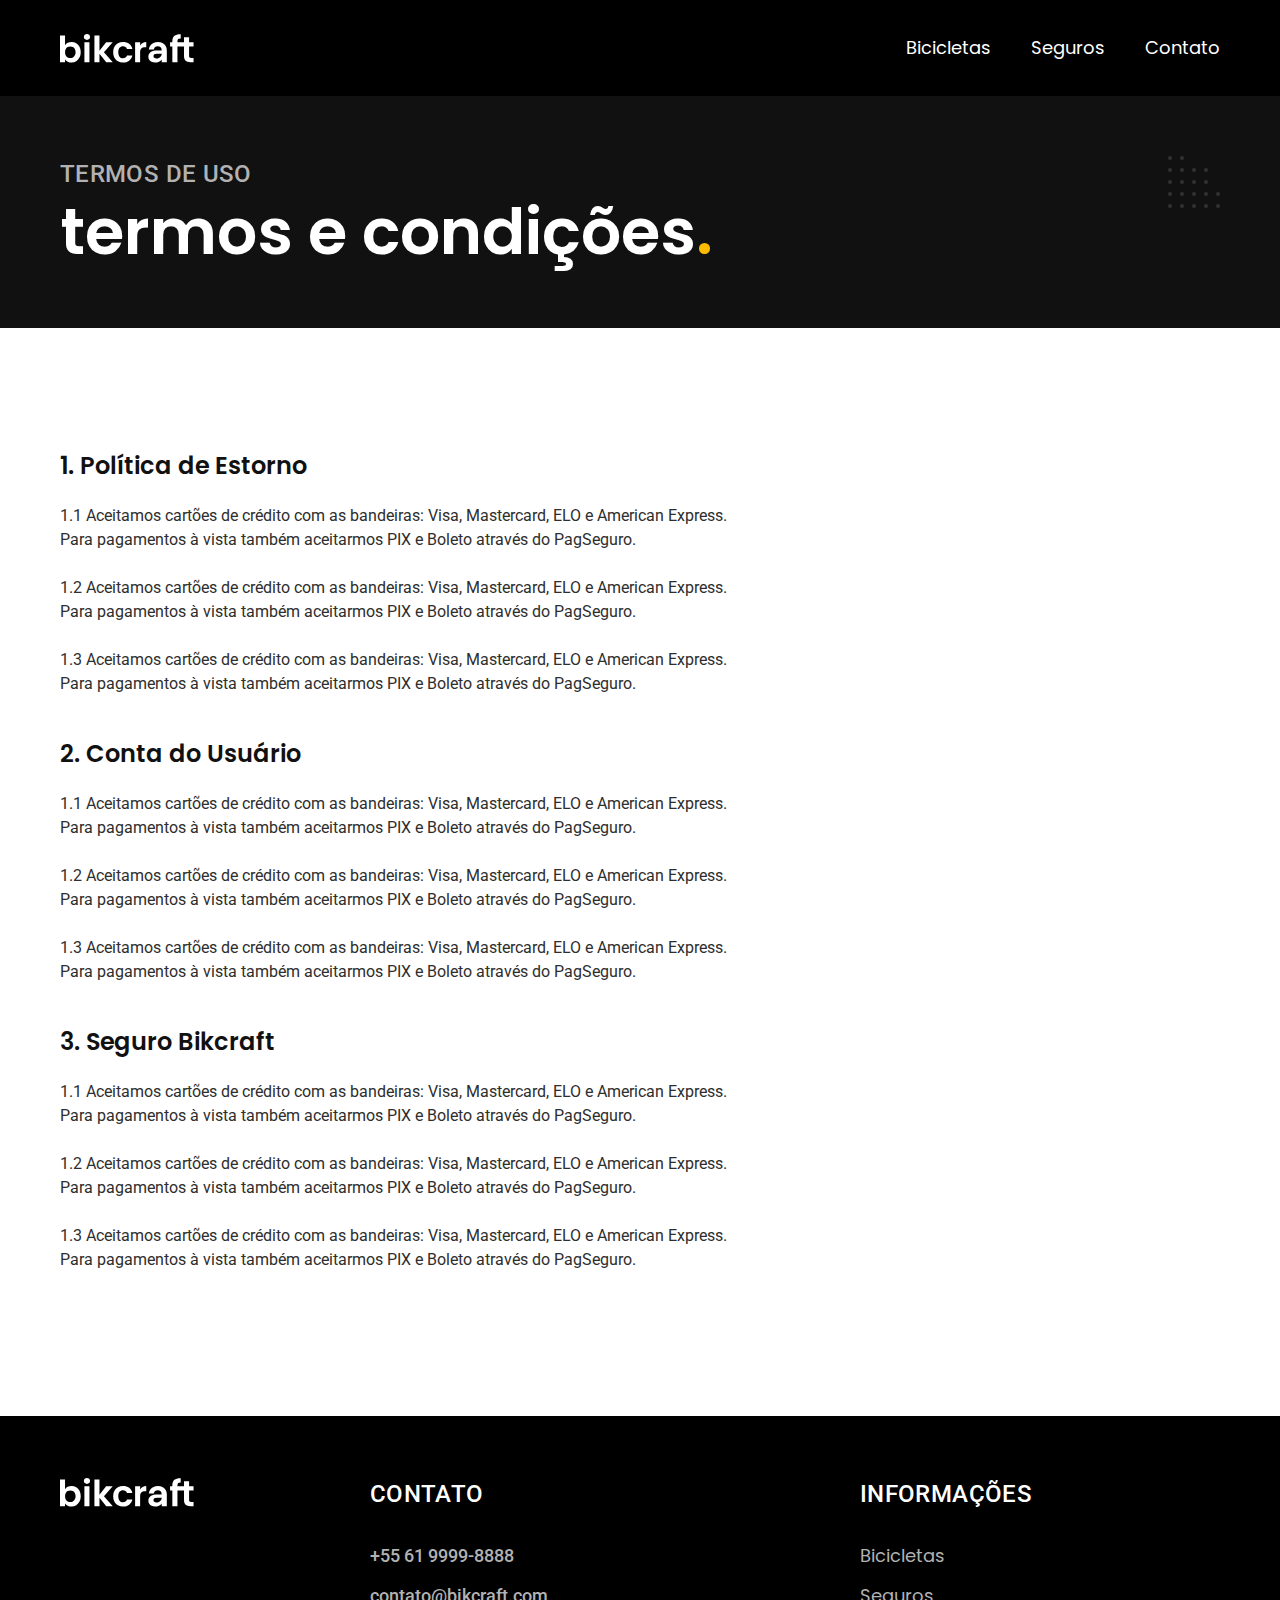
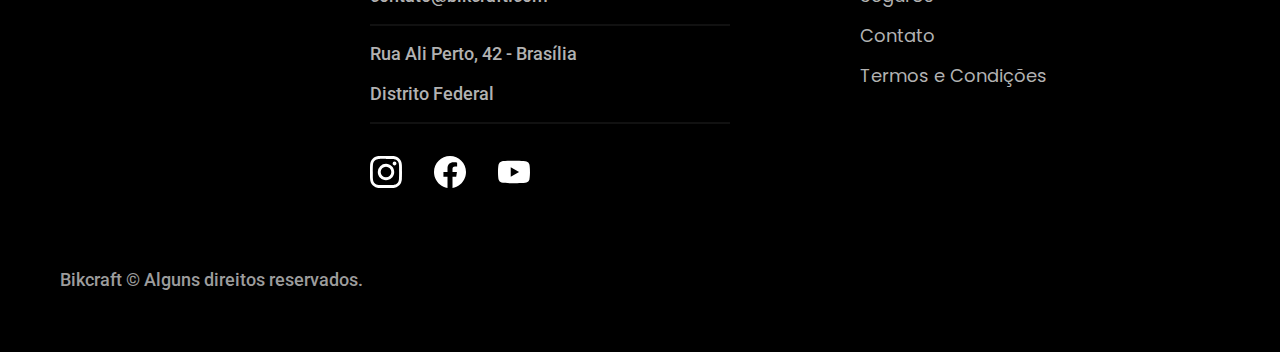
<file: termos.html>
<!DOCTYPE html>
<html lang="pt-br">

<head>
  <meta charset="UTF-8">
  <meta http-equiv="X-UA-Compatible" content="IE=edge">
  <meta name="viewport" content="width=device-width, initial-scale=1.0">
  <title>Termos e Condições | Bikcraft</title>
  <meta name="description" content="Termos e Condições.">
  <link rel="icon" href="./favicon.svg" type="image/svg+xml">
  <link rel="preload" href="./css/style.min.css" as="style">
  <link rel="stylesheet" href="./css/style.min.css">
  <link rel="preconnect" href="https://fonts.googleapis.com">
  <link rel="preconnect" href="https://fonts.gstatic.com" crossorigin>
  <link href="https://fonts.googleapis.com/css2?family=Merriweather:ital,wght@1,900&family=Poppins:wght@400;600&family=Roboto:wght@400;500&display=swap" rel="stylesheet">
  <script> document.documentElement.classList.add('js');</script>
</head>

<body id="termos">
  <header class="header-bg">
    <div class="header container">
      <a href="./">
        <img src="./img/bikcraft.svg" alt="Bikcraft">
      </a>

      <nav aria-label="primaria">
        <ul class="header-menu font-1-m cor-0">
          <li><a href="./bicicletas.html">Bicicletas</a></li>
          <li><a href="./seguros.html">Seguros</a></li>
          <li><a href="./contato.html">Contato</a></li>
        </ul>
      </nav>
    </div>
  </header>

  <main>
    <div class="titulo-bg">
      <div class="titulo container">
        <p class="font-2-l-b cor-5">Termos de uso</p>
        <h1 class="font-1-xxl cor-0">termos e condições<span class="cor-p1">.</span></h1>
      </div>
    </div>

    <div class="termos font-2-s cor-10 container">
      <h2 class="font-1-l-b cor-11">1. Política de Estorno</h2>
      <p>1.1 Aceitamos cartões de crédito com as bandeiras: Visa, Mastercard, ELO e American Express. Para pagamentos à vista também aceitarmos PIX e Boleto através do PagSeguro.</p>
      <p>1.2 Aceitamos cartões de crédito com as bandeiras: Visa, Mastercard, ELO e American Express. Para pagamentos à vista também aceitarmos PIX e Boleto através do PagSeguro.</p>
      <p>1.3 Aceitamos cartões de crédito com as bandeiras: Visa, Mastercard, ELO e American Express. Para pagamentos à vista também aceitarmos PIX e Boleto através do PagSeguro.</p>
      <h2 class="font-1-l-b cor-11">2. Conta do Usuário</h2>
      <p>1.1 Aceitamos cartões de crédito com as bandeiras: Visa, Mastercard, ELO e American Express. Para pagamentos à vista também aceitarmos PIX e Boleto através do PagSeguro.</p>
      <p>1.2 Aceitamos cartões de crédito com as bandeiras: Visa, Mastercard, ELO e American Express. Para pagamentos à vista também aceitarmos PIX e Boleto através do PagSeguro.</p>
      <p>1.3 Aceitamos cartões de crédito com as bandeiras: Visa, Mastercard, ELO e American Express. Para pagamentos à vista também aceitarmos PIX e Boleto através do PagSeguro.</p>
      <h2 class="font-1-l-b cor-11">3. Seguro Bikcraft</h2>
      <p>1.1 Aceitamos cartões de crédito com as bandeiras: Visa, Mastercard, ELO e American Express. Para pagamentos à vista também aceitarmos PIX e Boleto através do PagSeguro.</p>
      <p>1.2 Aceitamos cartões de crédito com as bandeiras: Visa, Mastercard, ELO e American Express. Para pagamentos à vista também aceitarmos PIX e Boleto através do PagSeguro.</p>
      <p>1.3 Aceitamos cartões de crédito com as bandeiras: Visa, Mastercard, ELO e American Express. Para pagamentos à vista também aceitarmos PIX e Boleto através do PagSeguro.</p>
    </div>

  </main>


  <footer class="footer-bg">
    <div class="footer container">
      <img src="./img/bikcraft.svg" width="136" height="32" alt="BikCraft">
      <div class="footer-contato">
        <h3 class="font-2-l-b cor-0">Contato</h3>
        <ul class="cor-5 font-2-m">
          <li><a href="tel:+5561988887777">+55 61 9999-8888</a></li>
          <li><a href="mailto:contato@bikcraft.com">contato@bikcraft.com</a></li>
          <li>Rua Ali Perto, 42 - Brasília</li>
          <li>Distrito Federal</li>
        </ul>
        <div class="footer-redes">
          <a href="./">
            <img src="./img/redes/instagram.svg" width="32" height="32" alt="Instagram">
          </a>
          <a href="./">
            <img src="./img/redes/facebook.svg" width="32" height="32" alt="Facebook">
          </a>
          <a href="./">
            <img src="./img/redes/youtube.svg" width="32" height="32" alt="Youtube">
          </a>
        </div>
      </div>
      <div class="footer-informacoes ">
        <h3 class="font-2-l-b cor-0">Informações</h3>
        <nav>
          <ul class="font-1-m cor-5">
            <li><a href="./bicicletas.html">Bicicletas</a></li>
            <li><a href="./seguros.html">Seguros</a></li>
            <li><a href="./contato.html">Contato</a></li>
            <li><a href="./termos.html">Termos e Condições</a></li>
          </ul>
        </nav>
      </div>
      <p class="footer-copy font-2-m cor-6">Bikcraft © Alguns direitos reservados.</p>
    </div>
  </footer>
  <script src="./js/script.js"></script>
</body>
</file>
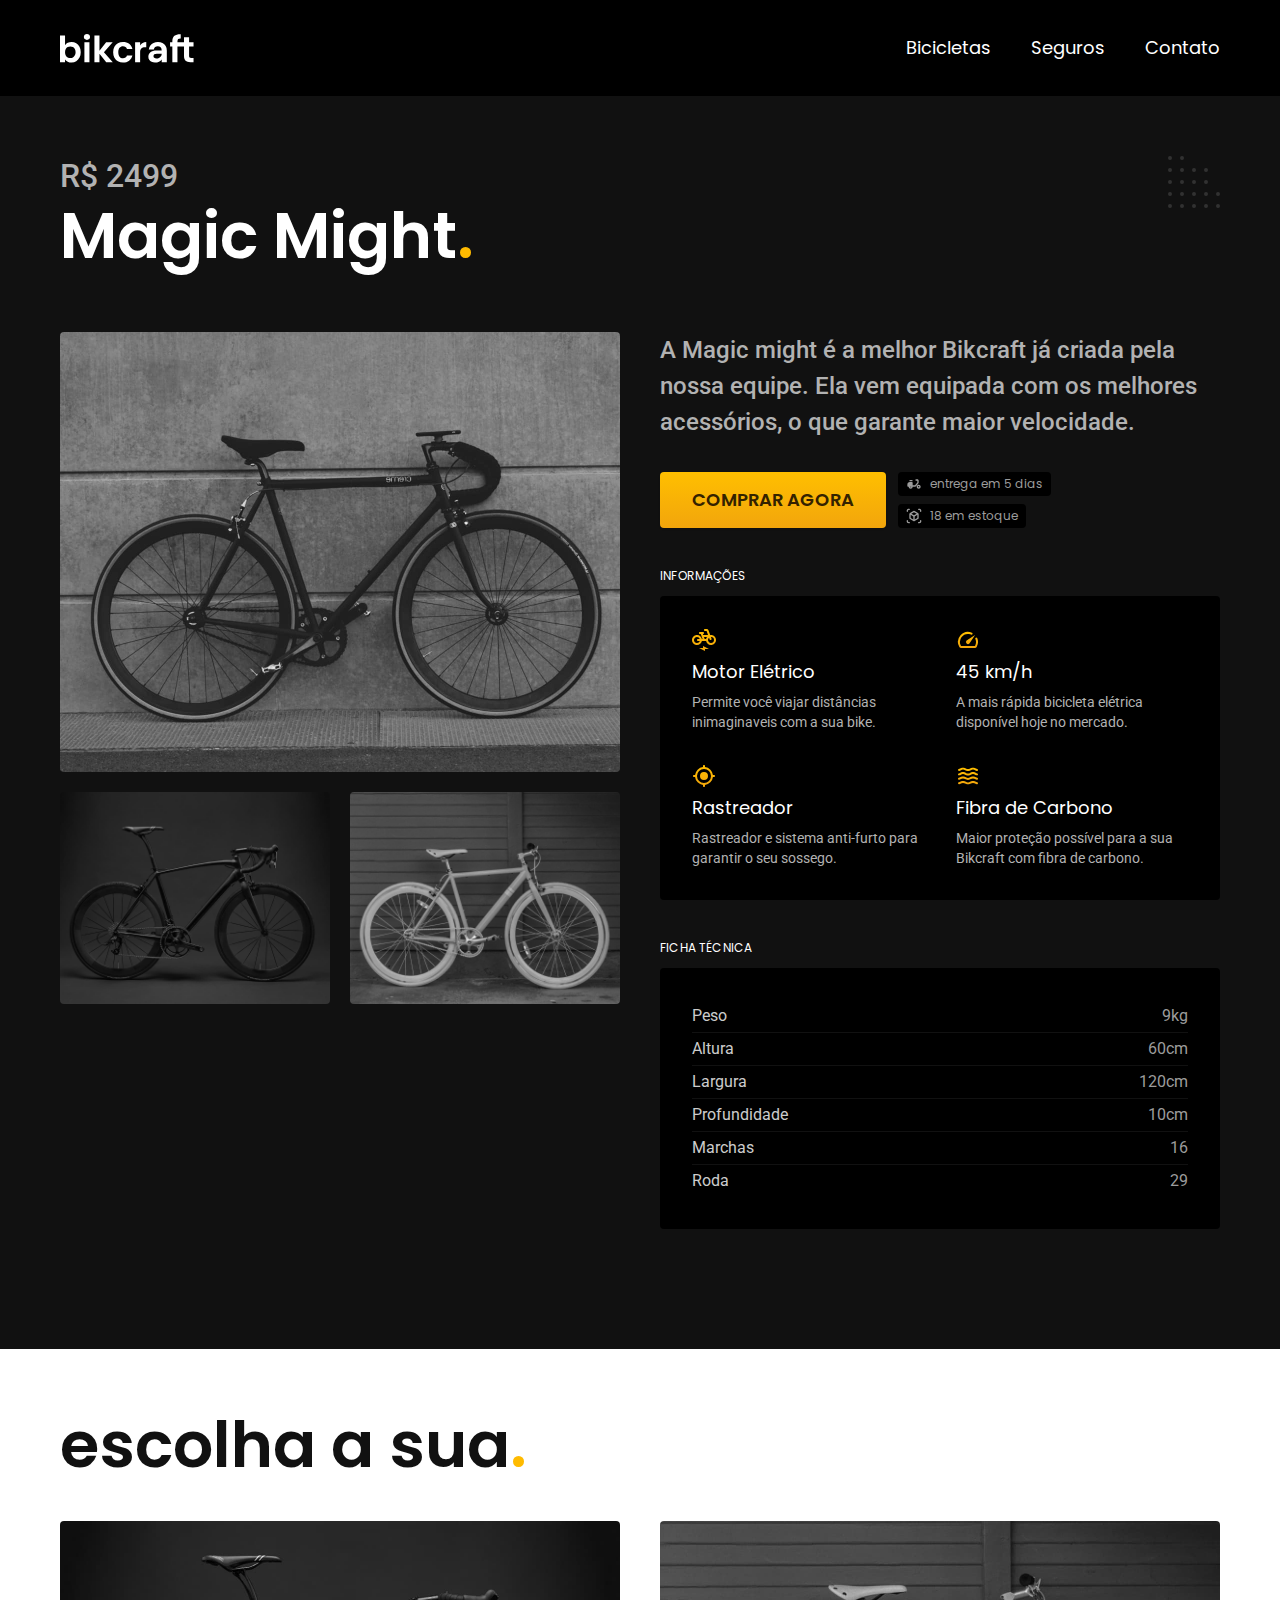
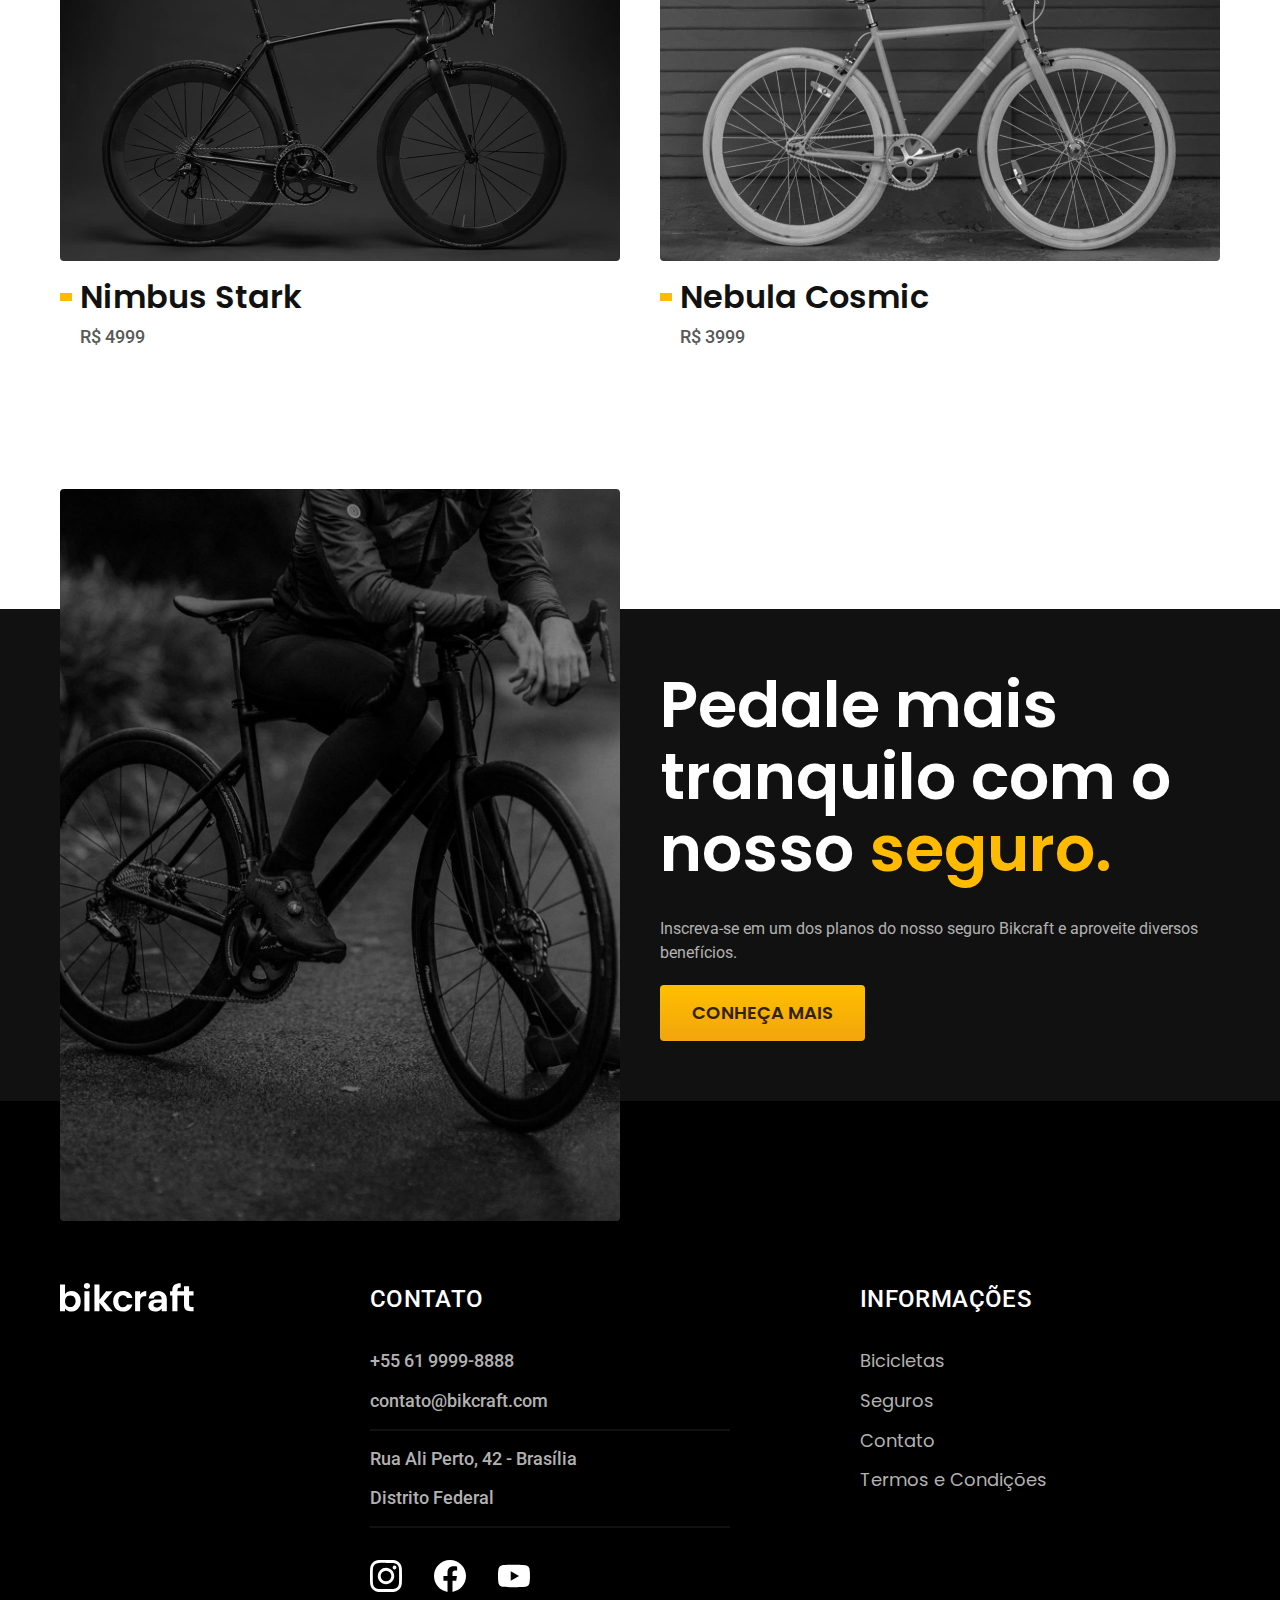
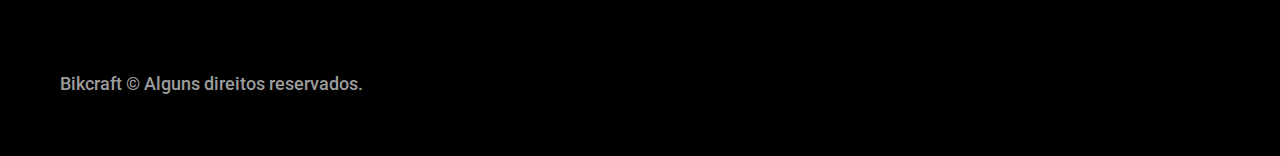
<file: bicicletas/magic.html>
<!DOCTYPE html>
<html lang="pt-br">

<head>
  <meta charset="UTF-8">
  <meta http-equiv="X-UA-Compatible" content="IE=edge">
  <meta name="viewport" content="width=device-width, initial-scale=1.0">
  <title>Magic | Bikcraft</title>
  <meta name="description" content="Bicicleta Magic.">

  <link rel="icon" href="../favicon.svg" type="image/svg+xml">
  <link rel="stylesheet" href="../css/style.min.css">
  <link rel="preconnect" href="https://fonts.googleapis.com">
  <link rel="preconnect" href="https://fonts.gstatic.com" crossorigin>
  <link href="https://fonts.googleapis.com/css2?family=Merriweather:ital,wght@1,900&family=Poppins:wght@400;600&family=Roboto:wght@400;500&display=swap" rel="stylesheet">
  <script> document.documentElement.classList.add('js');</script>
</head>

<body id="bicicleta">
  <header class="header-bg">
    <div class="header container">
      <a href="../">
        <img src="../img/bikcraft.svg" width="136" height="32" alt="Bikcraft">
      </a>

      <nav aria-label="primaria">
        <ul class="header-menu font-1-m cor-0">
          <li><a href="../bicicletas.html">Bicicletas</a></li>
          <li><a href="../seguros.html">Seguros</a></li>
          <li><a href="../contato.html">Contato</a></li>
        </ul>
      </nav>
    </div>
  </header>

  <main class="titulo-bg">
    <div class="titulo container">
      <p class="font-2-xl cor-5">R$ 2499</p>
      <h1 class="font-1-xxl cor-0">Magic Might<span class="cor-p1">.</span></h1>
    </div>
    <div class="bicicleta container">
      <div class="bicicleta-imagens">
        <img src="../img/bicicleta/nimbus2.jpg" width="1120" height="880" alt="bicicleta 1">
        <img src="../img/bicicleta/nimbus1.jpg" width="1120" height="880" alt="bicicleta 2">
        <img src="../img/bicicleta/nimbus3.jpg" width="1120" height="880" alt="bicicleta 3">
      </div>
      <div class="bicicleta-conteudo">
        <p class="font-2-l cor-5">A Magic might é a melhor Bikcraft já criada pela nossa equipe. Ela vem equipada com os melhores acessórios, o que garante maior velocidade.</p>
        <div class="bicicleta-comprar">
          <a class="botao " href="../orcamento.html?tipo=bikcraft&produto=magic">Comprar Agora</a>
          <span class="font-1-xs cor-6"><img src="../img/icones/entrega.svg" width="16" height="16" alt=""> entrega em 5 dias</span>
          <span class="font-1-xs cor-6"><img src="../img/icones/estoque.svg" width="16" height="16" alt=""> 18 em estoque</span>
        </div>


        <h2 class="font-1-xs cor-0">Informações</h2>
        <ul class="bicicleta-informacoes">
          <li>
            <img src="../img/icones/eletrica.svg" width="32" height="32" alt="">
            <h3 class="font-1-m cor-0">Motor Elétrico</h3>
            <p class="font-2-xs cor-5">Permite você viajar distâncias inimaginaveis com a sua bike.</p>
          </li>
          <li>
            <img src="../img/icones/velocidade.svg" width="32" height="32" alt="">
            <h3 class="font-1-m cor-0">45 km/h</h3>
            <p class="font-2-xs cor-5">A mais rápida bicicleta elétrica disponível hoje no mercado.</p>
          </li>
          <li>
            <img src="../img/icones/rastreador.svg" width="32" height="32" alt="">
            <h3 class="font-1-m cor-0">Rastreador</h3>
            <p class="font-2-xs cor-5">Rastreador e sistema anti-furto para garantir o seu sossego.</p>
          </li>
          <li>
            <img src="../img/icones/carbono.svg" width="32" height="32" alt="">
            <h3 class="font-1-m cor-0">Fibra de Carbono</h3>
            <p class="font-2-xs cor-5">Maior proteção possível para a sua Bikcraft com fibra de carbono.</p>
          </li>
        </ul>
        <h2 class="font-1-xs cor-0">Ficha Técnica</h2>
        <ul class="bicicleta-ficha font-2-s cor-4">
          <li>Peso <span>9kg</span></li>
          <li>Altura <span>60cm</span></li>
          <li>Largura <span>120cm</span></li>
          <li>Profundidade <span>10cm</span></li>
          <li>Marchas <span>16</span></li>
          <li>Roda <span>29</span></li>
        </ul>
      </div>
    </div>
  </main>

  <article class="bicicletas-lista container">
    <h2 class="font-1-xxl">escolha a sua<span class="cor-p1">.</span></h2>

    <ul>
      <li>
        <a href="./nimbus.html">
          <img src="../img/bicicletas/nimbus.jpg" width="1120" height="680" alt="Bicicleta Preta">
          <h3 class="font-1-xl">Nimbus Stark</h3>
          <span class="font-2-m cor-8">R$ 4999</span>
        </a>
      </li>
      <li>
        <a href="./nebula.html">
          <img src="../img/bicicletas/nebula.jpg" width="1120" height="680" alt="Bicicleta Preta">
          <h3 class="font-1-xl">Nebula Cosmic</h3>
          <span class="font-2-m cor-8">R$ 3999</span>
        </a>
      </li>
    </ul>
  </article>

  <article class="seguro-bg">
    <div class="seguro container">
      <div class="seguro-imagem">
        <img src="../img/fotos/seguros.jpg" width="1360" height="1512" alt="Pessoa parada em cima de uma bicicleta.">
      </div>
      <div class="seguro-conteudo">
        <h2 class="font-1-xxl cor-0">Pedale mais tranquilo com o nosso <span class="cor-p1">seguro.</span></h2>
        <p class="font-2-s cor-5">Inscreva-se em um dos planos do nosso seguro Bikcraft e aproveite diversos benefícios.</p>
        <a class="botao" href="../seguros.html"> Conheça mais</a>
      </div>
    </div>
  </article>


  <footer class="footer-bg">
    <div class="footer container">
      <img src="../img/bikcraft.svg" width="136" height="32" alt="BikCraft">
      <div class="footer-contato">
        <h3 class="font-2-l-b cor-0">Contato</h3>
        <ul class="cor-5 font-2-m">
          <li><a href="tel:+5561988887777">+55 61 9999-8888</a></li>
          <li><a href="mailto:contato@bikcraft.com">contato@bikcraft.com</a></li>
          <li>Rua Ali Perto, 42 - Brasília</li>
          <li>Distrito Federal</li>
        </ul>
        <div class="footer-redes">
          <a href="../">
            <img src="../img/redes/instagram.svg" width="32" height="32" alt="Instagram">
          </a>
          <a href="../">
            <img src="../img/redes/facebook.svg" width="32" height="32" alt="Facebook">
          </a>
          <a href="../">
            <img src="../img/redes/youtube.svg" width="32" height="32" alt="Youtube">
          </a>
        </div>
      </div>
      <div class="footer-informacoes ">
        <h3 class="font-2-l-b cor-0">Informações</h3>
        <nav>
          <ul class="font-1-m cor-5">
            <li><a href="../bicicletas.html">Bicicletas</a></li>
            <li><a href="../seguros.html">Seguros</a></li>
            <li><a href="../contato.html">Contato</a></li>
            <li><a href="../termos.html">Termos e Condições</a></li>
          </ul>
        </nav>
      </div>
      <p class="footer-copy font-2-m cor-6">Bikcraft © Alguns direitos reservados.</p>
    </div>
  </footer>
  <script src="../js/script.js"></script>
</body>
</file>
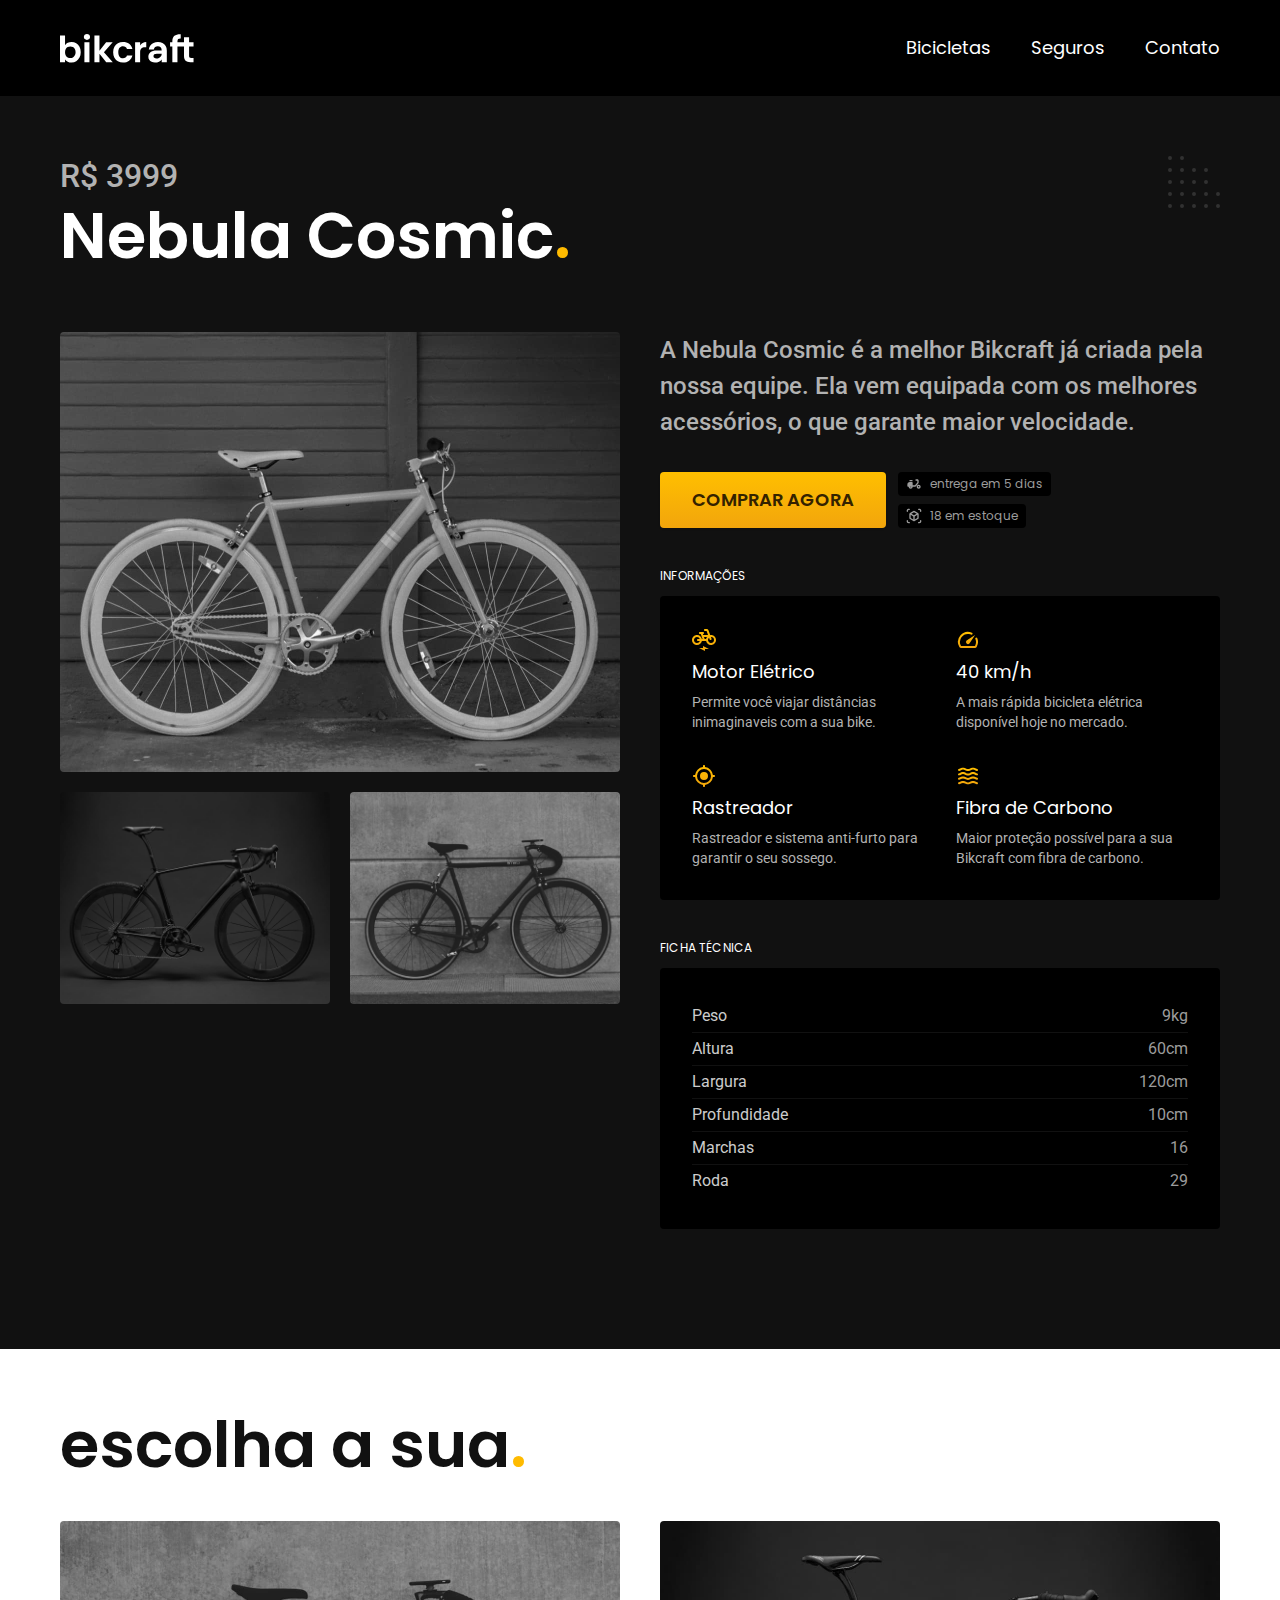
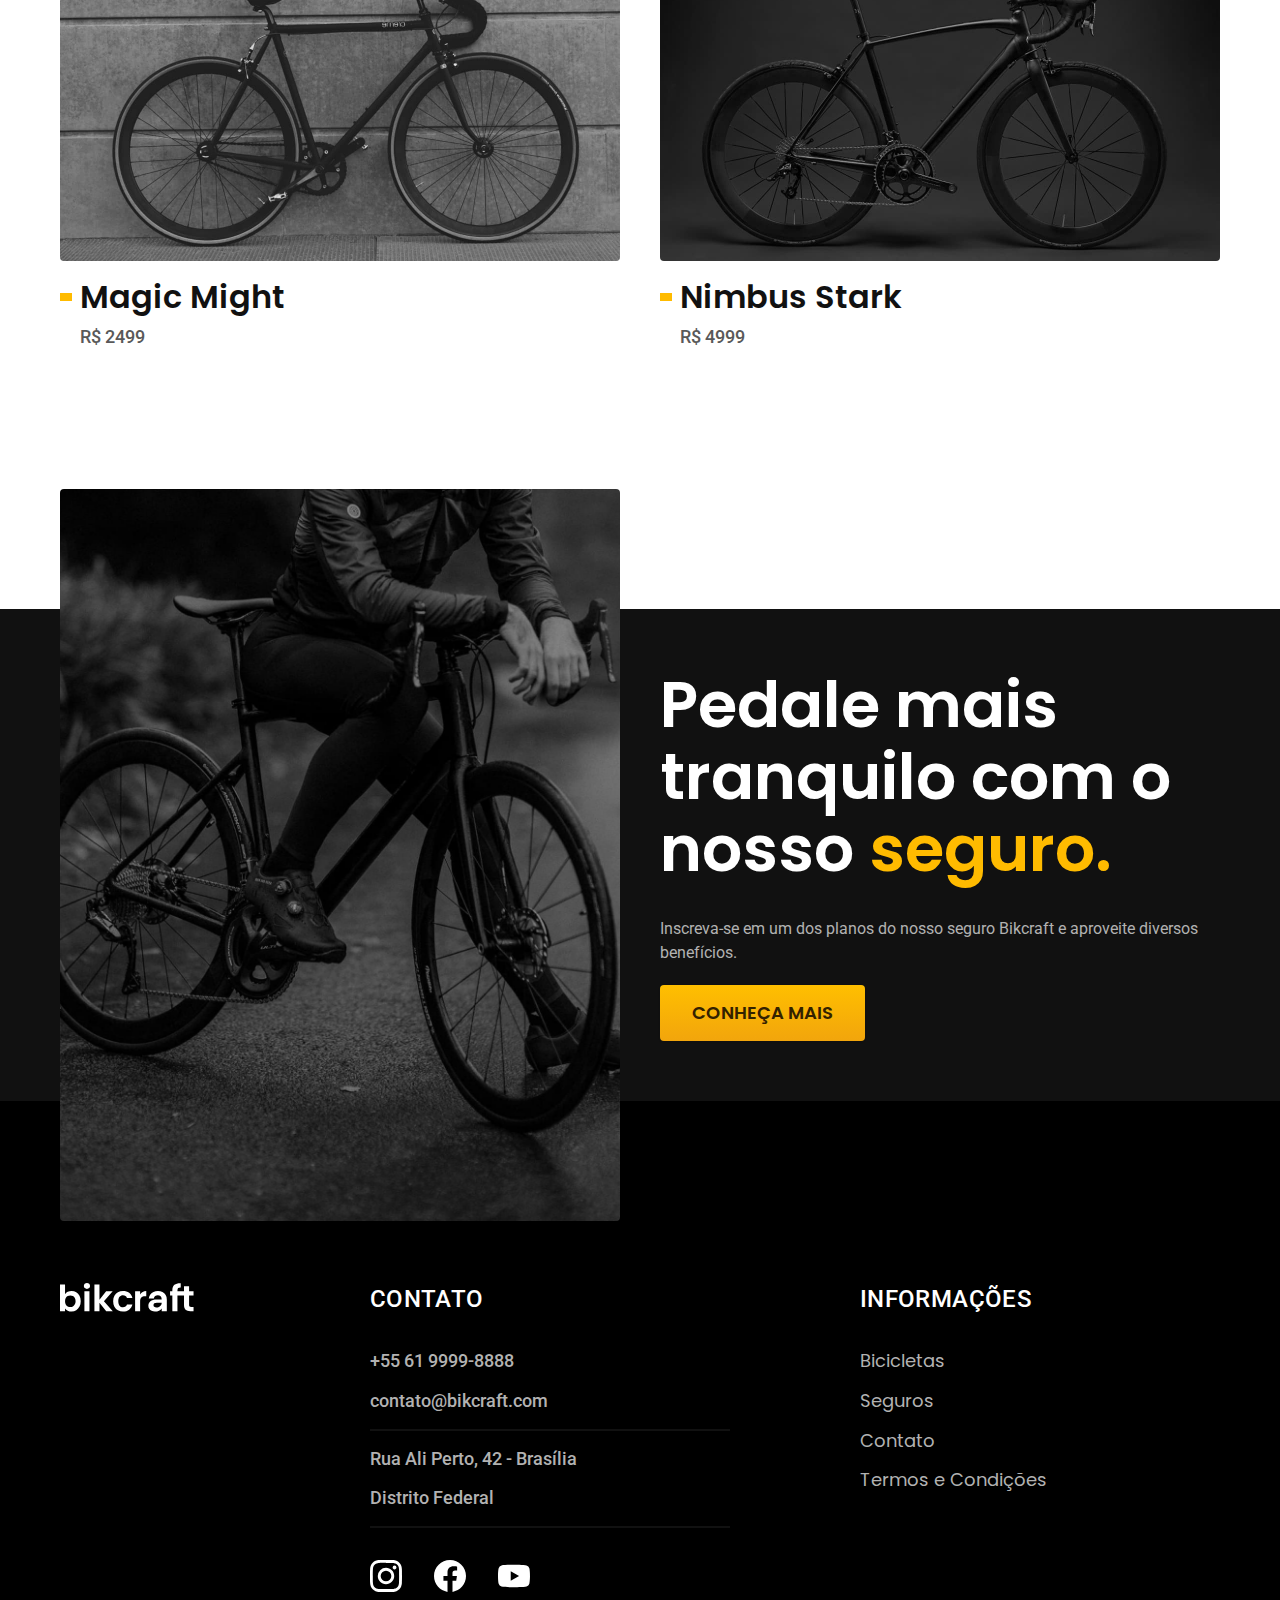
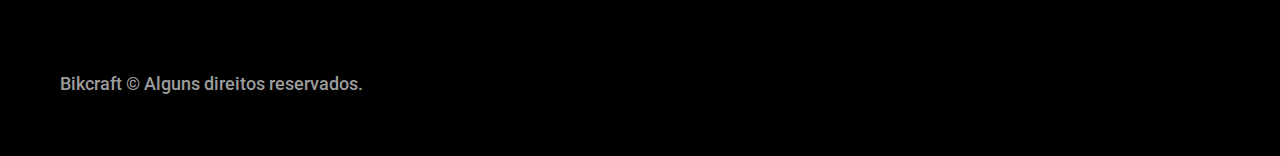
<file: bicicletas/nebula.html>
<!DOCTYPE html>
<html lang="pt-br">

<head>
  <meta charset="UTF-8">
  <meta http-equiv="X-UA-Compatible" content="IE=edge">
  <meta name="viewport" content="width=device-width, initial-scale=1.0">
  <title>Nebula | Bikcraft</title>
  <meta name="description" content="Bicicleta Nebula.">
  <link rel="icon" href="../favicon.svg" type="image/svg+xml">
  <link rel="stylesheet" href="../css/style.min.css">
  <link rel="preconnect" href="https://fonts.googleapis.com">
  <link rel="preconnect" href="https://fonts.gstatic.com" crossorigin>
  <link href="https://fonts.googleapis.com/css2?family=Merriweather:ital,wght@1,900&family=Poppins:wght@400;600&family=Roboto:wght@400;500&display=swap" rel="stylesheet">
  <script> document.documentElement.classList.add('js');</script>
</head>

<body id="bicicleta">
  <header class="header-bg">
    <div class="header container">
      <a href="../">
        <img src="../img/bikcraft.svg" width="136" height="32" alt="Bikcraft">
      </a>

      <nav aria-label="primaria">
        <ul class="header-menu font-1-m cor-0">
          <li><a href="../bicicletas.html">Bicicletas</a></li>
          <li><a href="../seguros.html">Seguros</a></li>
          <li><a href="../contato.html">Contato</a></li>
        </ul>
      </nav>
    </div>
  </header>

  <main class="titulo-bg">
    <div class="titulo container">
      <p class="font-2-xl cor-5">R$ 3999</p>
      <h1 class="font-1-xxl cor-0">Nebula Cosmic<span class="cor-p1">.</span></h1>
    </div>
    <div class="bicicleta container">
      <div class="bicicleta-imagens">
        <img src="../img/bicicleta/nimbus3.jpg" width="1120" height="880" alt="bicicleta 1">
        <img src="../img/bicicleta/nimbus1.jpg" width="1120" height="880" alt="bicicleta 2">
        <img src="../img/bicicleta/nimbus2.jpg" width="1120" height="880" alt="bicicleta 3">
      </div>
      <div class="bicicleta-conteudo">
        <p class="font-2-l cor-5">A Nebula Cosmic é a melhor Bikcraft já criada pela nossa equipe. Ela vem equipada com os melhores acessórios, o que garante maior velocidade.</p>
        <div class="bicicleta-comprar">
          <a class="botao " href="../orcamento.html?tipo=bikcraft&produto=nebula">Comprar Agora</a>
          <span class="font-1-xs cor-6"><img src="../img/icones/entrega.svg" width="16" height="16" alt=""> entrega em 5 dias</span>
          <span class="font-1-xs cor-6"><img src="../img/icones/estoque.svg" width="16" height="16" alt=""> 18 em estoque</span>
        </div>


        <h2 class="font-1-xs cor-0">Informações</h2>
        <ul class="bicicleta-informacoes">
          <li>
            <img src="../img/icones/eletrica.svg" width="32" height="32" alt="">
            <h3 class="font-1-m cor-0">Motor Elétrico</h3>
            <p class="font-2-xs cor-5">Permite você viajar distâncias inimaginaveis com a sua bike.</p>
          </li>
          <li>
            <img src="../img/icones/velocidade.svg" width="32" height="32" alt="">
            <h3 class="font-1-m cor-0">40 km/h</h3>
            <p class="font-2-xs cor-5">A mais rápida bicicleta elétrica disponível hoje no mercado.</p>
          </li>
          <li>
            <img src="../img/icones/rastreador.svg" width="32" height="32" alt="">
            <h3 class="font-1-m cor-0">Rastreador</h3>
            <p class="font-2-xs cor-5">Rastreador e sistema anti-furto para garantir o seu sossego.</p>
          </li>
          <li>
            <img src="../img/icones/carbono.svg" width="32" height="32" alt="">
            <h3 class="font-1-m cor-0">Fibra de Carbono</h3>
            <p class="font-2-xs cor-5">Maior proteção possível para a sua Bikcraft com fibra de carbono.</p>
          </li>
        </ul>
        <h2 class="font-1-xs cor-0">Ficha Técnica</h2>
        <ul class="bicicleta-ficha font-2-s cor-4">
          <li>Peso <span>9kg</span></li>
          <li>Altura <span>60cm</span></li>
          <li>Largura <span>120cm</span></li>
          <li>Profundidade <span>10cm</span></li>
          <li>Marchas <span>16</span></li>
          <li>Roda <span>29</span></li>
        </ul>
      </div>
    </div>
  </main>

  <article class="bicicletas-lista container">
    <h2 class="font-1-xxl">escolha a sua<span class="cor-p1">.</span></h2>

    <ul>
      <li>
        <a href="./magic.html">
          <img src="../img/bicicletas/magic.jpg" width="1120" height="680" alt="Bicicleta Preta">
          <h3 class="font-1-xl">Magic Might</h3>
          <span class="font-2-m cor-8">R$ 2499</span>
        </a>
      </li>
      <li>
        <a href="./nimbus.html">
          <img src="../img/bicicletas/nimbus.jpg" alt="Bicicleta Preta">
          <h3 class="font-1-xl">Nimbus Stark</h3>
          <span class="font-2-m cor-8">R$ 4999</span>
        </a>
      </li>
    </ul>
  </article>

  <article class="seguro-bg">
    <div class="seguro container">
      <div class="seguro-imagem">
        <img src="../img/fotos/seguros.jpg" width="1360" height="1512" alt="Pessoa parada em cima de uma bicicleta.">
      </div>
      <div class="seguro-conteudo">
        <h2 class="font-1-xxl cor-0">Pedale mais tranquilo com o nosso <span class="cor-p1">seguro.</span></h2>
        <p class="font-2-s cor-5">Inscreva-se em um dos planos do nosso seguro Bikcraft e aproveite diversos benefícios.</p>
        <a class="botao" href="../seguros.html"> Conheça mais</a>
      </div>
    </div>
  </article>


  <footer class="footer-bg">
    <div class="footer container">
      <img src="../img/bikcraft.svg" width="136" height="32" alt="BikCraft">
      <div class="footer-contato">
        <h3 class="font-2-l-b cor-0">Contato</h3>
        <ul class="cor-5 font-2-m">
          <li><a href="tel:+5561988887777">+55 61 9999-8888</a></li>
          <li><a href="mailto:contato@bikcraft.com">contato@bikcraft.com</a></li>
          <li>Rua Ali Perto, 42 - Brasília</li>
          <li>Distrito Federal</li>
        </ul>
        <div class="footer-redes">
          <a href="../">
            <img src="../img/redes/instagram.svg" width="32" height="32" alt="Instagram">
          </a>
          <a href="../">
            <img src="../img/redes/facebook.svg" width="32" height="32" alt="Facebook">
          </a>
          <a href="../">
            <img src="../img/redes/youtube.svg" width="32" height="32" alt="Youtube">
          </a>
        </div>
      </div>
      <div class="footer-informacoes ">
        <h3 class="font-2-l-b cor-0">Informações</h3>
        <nav>
          <ul class="font-1-m cor-5">
            <li><a href="../bicicletas.html">Bicicletas</a></li>
            <li><a href="../seguros.html">Seguros</a></li>
            <li><a href="../contato.html">Contato</a></li>
            <li><a href="../termos.html">Termos e Condições</a></li>
          </ul>
        </nav>
      </div>
      <p class="footer-copy font-2-m cor-6">Bikcraft © Alguns direitos reservados.</p>
    </div>
  </footer>
  <script src="../js/script.js"></script>
</body>
</file>
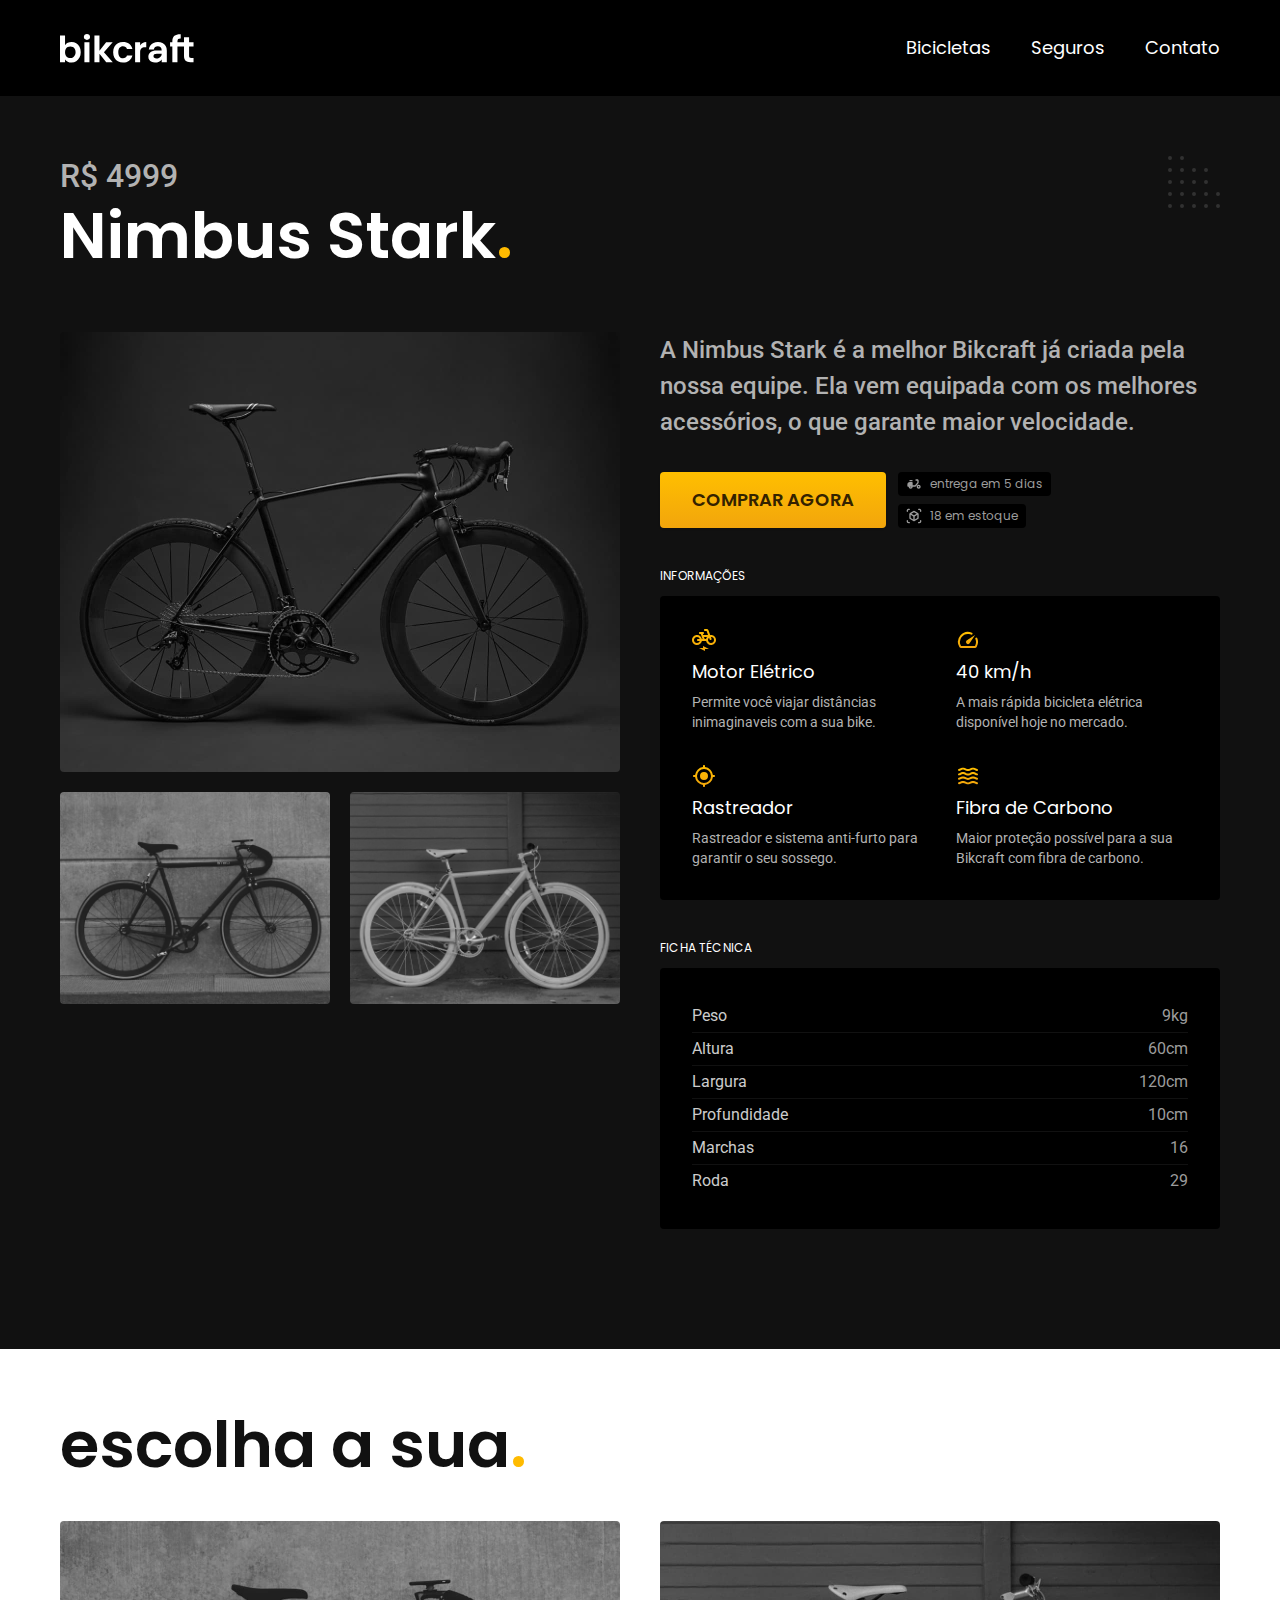
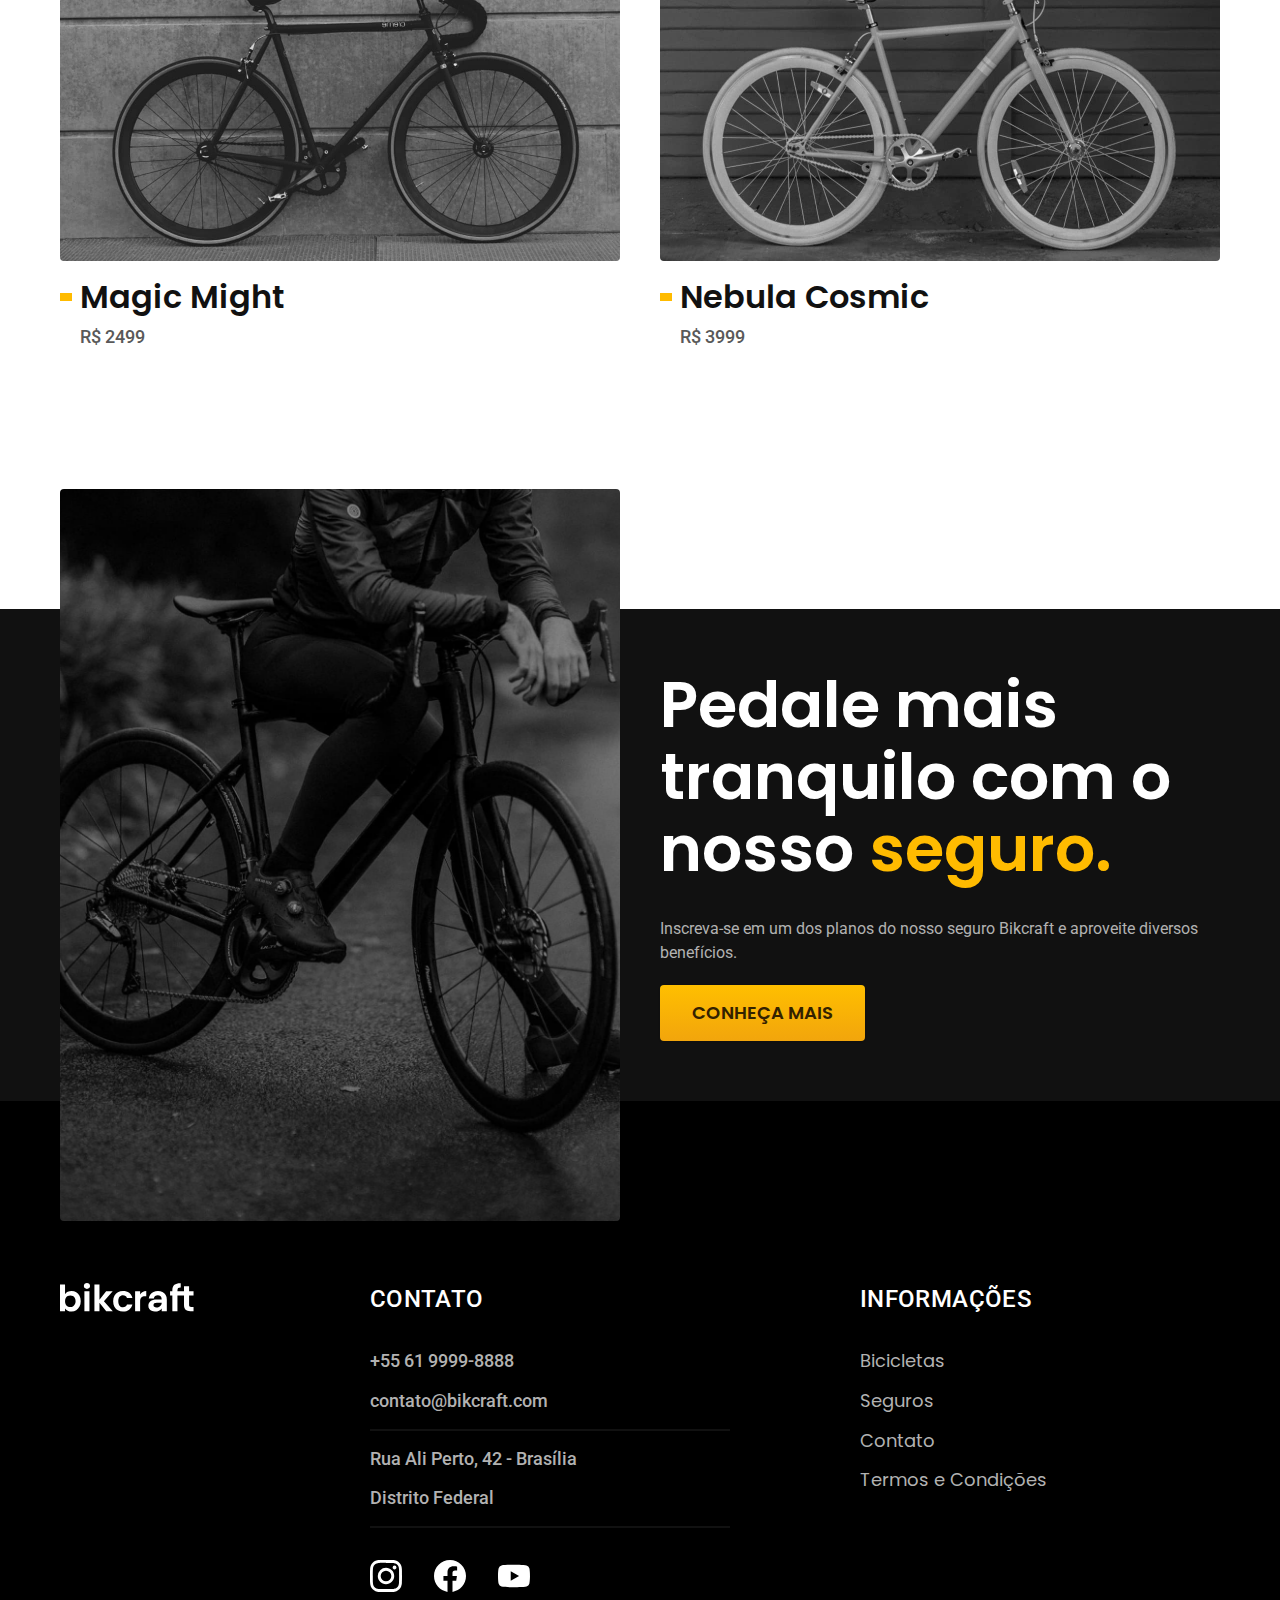
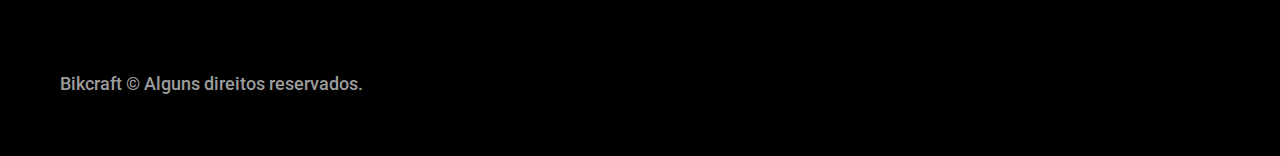
<file: bicicletas/nimbus.html>
<!DOCTYPE html>
<html lang="pt-br">

<head>
  <meta charset="UTF-8">
  <meta http-equiv="X-UA-Compatible" content="IE=edge">
  <meta name="viewport" content="width=device-width, initial-scale=1.0">
  <title>Nimbus | Bikcraft</title>
  <meta name="description" content="Bicicleta Nimbus.">
  <link rel="icon" href="../favicon.svg" type="image/svg+xml">
  <link rel="stylesheet" href="../css/style.min.css">
  <link rel="preconnect" href="https://fonts.googleapis.com">
  <link rel="preconnect" href="https://fonts.gstatic.com" crossorigin>
  <link href="https://fonts.googleapis.com/css2?family=Merriweather:ital,wght@1,900&family=Poppins:wght@400;600&family=Roboto:wght@400;500&display=swap" rel="stylesheet">
  <script> document.documentElement.classList.add('js');</script>
</head>

<body id="bicicleta">
  <header class="header-bg">
    <div class="header container">
      <a href="../">
        <img src="../img/bikcraft.svg" width="136" height="32" alt="Bikcraft">
      </a>

      <nav aria-label="primaria">
        <ul class="header-menu font-1-m cor-0">
          <li><a href="../bicicletas.html">Bicicletas</a></li>
          <li><a href="../seguros.html">Seguros</a></li>
          <li><a href="../contato.html">Contato</a></li>
        </ul>
      </nav>
    </div>
  </header>

  <main class="titulo-bg">
    <div class="titulo container">
      <p class="font-2-xl cor-5">R$ 4999</p>
      <h1 class="font-1-xxl cor-0">Nimbus Stark<span class="cor-p1">.</span></h1>
    </div>
    <div class="bicicleta container">
      <div class="bicicleta-imagens">
        <img src="../img/bicicleta/nimbus1.jpg" width="1120" height="880" alt="bicicleta 1">
        <img src="../img/bicicleta/nimbus2.jpg" width="1120" height="880" alt="bicicleta 2">
        <img src="../img/bicicleta/nimbus3.jpg" width="1120" height="880" alt="bicicleta 3">
      </div>
      <div class="bicicleta-conteudo">
        <p class="font-2-l cor-5">A Nimbus Stark é a melhor Bikcraft já criada pela nossa equipe. Ela vem equipada com os melhores acessórios, o que garante maior velocidade.</p>
        <div class="bicicleta-comprar">
          <a class="botao " href="../orcamento.html?tipo=bikcraft&produto=nimbus">Comprar Agora</a>
          <span class="font-1-xs cor-6"><img src="../img/icones/entrega.svg" width="16" height="16" alt=""> entrega em 5 dias</span>
          <span class="font-1-xs cor-6"><img src="../img/icones/estoque.svg" width="16" height="16" alt=""> 18 em estoque</span>
        </div>


        <h2 class="font-1-xs cor-0">Informações</h2>
        <ul class="bicicleta-informacoes">
          <li>
            <img src="../img/icones/eletrica.svg" width="32" height="32" alt="">
            <h3 class="font-1-m cor-0">Motor Elétrico</h3>
            <p class="font-2-xs cor-5">Permite você viajar distâncias inimaginaveis com a sua bike.</p>
          </li>
          <li>
            <img src="../img/icones/velocidade.svg" width="32" height="32" alt="">
            <h3 class="font-1-m cor-0">40 km/h</h3>
            <p class="font-2-xs cor-5">A mais rápida bicicleta elétrica disponível hoje no mercado.</p>
          </li>
          <li>
            <img src="../img/icones/rastreador.svg" width="32" height="32" alt="">
            <h3 class="font-1-m cor-0">Rastreador</h3>
            <p class="font-2-xs cor-5">Rastreador e sistema anti-furto para garantir o seu sossego.</p>
          </li>
          <li>
            <img src="../img/icones/carbono.svg" width="32" height="32" alt="">
            <h3 class="font-1-m cor-0">Fibra de Carbono</h3>
            <p class="font-2-xs cor-5">Maior proteção possível para a sua Bikcraft com fibra de carbono.</p>
          </li>
        </ul>
        <h2 class="font-1-xs cor-0">Ficha Técnica</h2>
        <ul class="bicicleta-ficha font-2-s cor-4">
          <li>Peso <span>9kg</span></li>
          <li>Altura <span>60cm</span></li>
          <li>Largura <span>120cm</span></li>
          <li>Profundidade <span>10cm</span></li>
          <li>Marchas <span>16</span></li>
          <li>Roda <span>29</span></li>
        </ul>
      </div>
    </div>
  </main>

  <article class="bicicletas-lista container">
    <h2 class="font-1-xxl">escolha a sua<span class="cor-p1">.</span></h2>

    <ul>
      <li>
        <a href="./magic.html">
          <img src="../img/bicicletas/magic.jpg" width="1120" height="680" alt="Bicicleta Preta">
          <h3 class="font-1-xl">Magic Might</h3>
          <span class="font-2-m cor-8">R$ 2499</span>
        </a>
      </li>
      <li>
        <a href="./nebula.html">
          <img src="../img/bicicletas/nebula.jpg" width="1120" height="680" alt="Bicicleta Preta">
          <h3 class="font-1-xl">Nebula Cosmic</h3>
          <span class="font-2-m cor-8">R$ 3999</span>
        </a>
      </li>
    </ul>
  </article>

  <article class="seguro-bg">
    <div class="seguro container">
      <div class="seguro-imagem">
        <img src="../img/fotos/seguros.jpg" width="1360" height="1512" alt="Pessoa parada em cima de uma bicicleta.">
      </div>
      <div class="seguro-conteudo">
        <h2 class="font-1-xxl cor-0">Pedale mais tranquilo com o nosso <span class="cor-p1">seguro.</span></h2>
        <p class="font-2-s cor-5">Inscreva-se em um dos planos do nosso seguro Bikcraft e aproveite diversos benefícios.</p>
        <a class="botao" href="../seguros.html"> Conheça mais</a>
      </div>
    </div>
  </article>


  <footer class="footer-bg">
    <div class="footer container">
      <img src="../img/bikcraft.svg" width="136" height="32" alt="BikCraft">
      <div class="footer-contato">
        <h3 class="font-2-l-b cor-0">Contato</h3>
        <ul class="cor-5 font-2-m">
          <li><a href="tel:+5561988887777">+55 61 9999-8888</a></li>
          <li><a href="mailto:contato@bikcraft.com">contato@bikcraft.com</a></li>
          <li>Rua Ali Perto, 42 - Brasília</li>
          <li>Distrito Federal</li>
        </ul>
        <div class="footer-redes">
          <a href="../">
            <img src="../img/redes/instagram.svg" width="32" height="32" alt="Instagram">
          </a>
          <a href="../">
            <img src="../img/redes/facebook.svg" width="32" height="32" alt="Facebook">
          </a>
          <a href="../">
            <img src="../img/redes/youtube.svg" width="32" height="32" alt="Youtube">
          </a>
        </div>
      </div>
      <div class="footer-informacoes ">
        <h3 class="font-2-l-b cor-0">Informações</h3>
        <nav>
          <ul class="font-1-m cor-5">
            <li><a href="../bicicletas.html">Bicicletas</a></li>
            <li><a href="../seguros.html">Seguros</a></li>
            <li><a href="../contato.html">Contato</a></li>
            <li><a href="../termos.html">Termos e Condições</a></li>
          </ul>
        </nav>
      </div>
      <p class="footer-copy font-2-m cor-6">Bikcraft © Alguns direitos reservados.</p>
    </div>
  </footer>
  <script src="../js/script.js"></script>
</body>
</file>
<file: css/style.min.css>
body{margin:0;font-family:Arial,Helvetica,sans-serif;color:#111}ul{padding:0;list-style:none}a{text-decoration:none;color:inherit}blockquote,dd,h1,h2,h3,h4,p,ul{margin:0}button{border:none}img{max-width:100%;height:auto;display:block}img[src$=".jpg"]{border-radius:4px}.font-1-xs{font:400 0.75rem/1.33 Poppins,sans-serif}.font-2-xs{font:400 0.875rem/1.43 Roboto,sans-serif}.font-1-s{font:500 1rem/1.5 Poppins,sans-serif}.font-2-s{font:400 1rem/1.5 Roboto,sans-serif}.font-1-m,.font-1-m-b{font:400 1.125rem/1.33 Poppins,sans-serif}.font-1-m-b{font-weight:600}.font-2-m{font:500 1.125rem/1.33 Roboto,sans-serif}.font-1-l,.font-1-l-b{font:400 1.5rem/1.5 Poppins,sans-serif}.font-1-l-b{font-weight:600}.font-2-l{font:400 1.5rem/1.5 Roboto,sans-serif}.font-2-l,.font-2-l-b{font:500 1.5rem/1.5 Roboto,sans-serif}.font-2-l-b{font-weight:500;letter-spacing:.015em;text-transform:uppercase}.font-1-xl{font:600 2rem/1.25 Poppins,sans-serif}.font-2-xl{font:500 2rem/1.25 Roboto,sans-serif}.font-1-xxl{font:600 4rem/1.125 Poppins,sans-serif}@media (max-width:1200px){.font-1-xxl{font-size:3rem}.font-2-l,.font-2-l-b{font-size:1.125rem}}@media (max-width:800px){.font-1-xxl{font-size:2rem}.font-1-xl,.font-2-xl{font-size:1.5rem}}:root{--cor-0:#ffffff;--cor-1:#f7f7f7;--cor-2:#EDEDED;--cor-3:#DEDEDE;--cor-4:#CCCCCC;--cor-5:#b2b2b2;--cor-6:#9C9C9C;--cor-7:#717171;--cor-8:#595959;--cor-9:#404040;--cor-10:#2e2e2e;--cor-11:#111111;--cor-12:#000000;--cor-p1:#ffbb00;--cor-p2:#E4A30B;--cor-p3:#A66F00;--cor-p4:#664400;--cor-p5:#332200}.cor-0{color:var(--cor-0)}.cor-1{color:var(--cor-1)}.cor-2{color:var(--cor-2)}.cor-3{color:var(--cor-3)}.cor-4{color:var(--cor-4)}.cor-5{color:var(--cor-5)}.cor-6{color:var(--cor-6)}.cor-7{color:var(--cor-7)}.cor-8{color:var(--cor-8)}.cor-9{color:var(--cor-9)}.cor-10{color:var(--cor-10)}.cor-11{color:var(--cor-11)}.cor-12{color:var(--cor-12)}.cor-p1{color:var(--cor-p1)}.cor-p2{color:var(--cor-p2)}.cor-p3{color:var(--cor-p3)}.cor-p4{color:var(--cor-p4)}.cor-p5{color:var(--cor-p5)}.js .fadeInDown{transform:translate3d(0,-20px,0)}.js .fadeInUp{transform:translate3d(0,20px,0)}.js .fadeInRight{transform:translate3d(20px,0,0)}.js .fadeInLeft{transform:translate3d(-20px,0,0)}.js [data-anime]{opacity:0}.js .anime{opacity:1;transform:none;transition:transform .8s,opacity .8s}.header-bg{background-color:var(--cor-12)}.header{display:flex;flex-wrap:wrap;gap:20px;justify-content:space-between;align-items:center;padding-top:20px;padding-bottom:20px}.header-menu{display:flex;flex-wrap:wrap;gap:40px}.header-menu a{display:inline-block;padding:16px 0;position:relative}.header-menu a::after{content:"";display:block;height:2px;width:0;background:var(--cor-0);margin-top:4px;transition:.3s;position:absolute}.header-menu a.ativo::after,.header-menu a:hover::after{width:100%}@media (max-width:800px){.header-menu{gap:20px}.header-menu a{background:var(--cor-11);padding:12px 16px;border-radius:4px}.header-menu a:hover{background-color:var(--cor-10)}.header a:after{display:none}}@media (max-width:600px){.header-menu{gap:12px}.header-menu a{padding:8px 12px;font-size:14px}}.footer-bg{background-color:var(--cor-12)}.footer{display:grid;grid-template-columns:3fr 5fr 4fr;gap:40px;padding-top:60px;padding-bottom:60px}.footer h3{margin-bottom:32px}.footer-contato ul{margin-bottom:32px}.footer-contato li:nth-child(2n)::after{content:"";display:block;max-width:360px;height:2px;background:var(--cor-11);margin-top:16px}.footer li{margin-bottom:16px}.footer-redes{display:flex;gap:32px}.footer a:hover{color:var(--cor-0)}.footer-copy{grid-column:1/-1;margin-top:40px}@media (max-width:800px){.footer>img{display:none}.footer{grid-template-columns:1fr 1fr}}@media (max-width:600px){.footer{grid-template-columns:1fr;gap:60px}.footer-copy{margin-top:0}}.container{box-sizing:border-box;max-width:1200px;padding-left:20px;padding-right:20px;margin:0 auto}.botao{display:inline-block;padding:16px 32px;background:linear-gradient(#ffbf00,#f2a50c);border-radius:4px;box-shadow:0 1px 2px rgba(0,0,0,.1);text-transform:uppercase;color:var(--cor-p5);font:600 1.125rem/1.33 Poppins,sans-serif;max-width:max-content;cursor:pointer}.botao.secundario{background:var(--cor-10);color:var(--cor-2)}.botao.secundario:hover{background:var(--cor-9)}.botao.seta{display:flex;align-items:center}.botao.seta::after{content:"";display:inline-block;width:18px;height:10px;margin-left:12px;background:url("../img/icones/seta.svg");transition:.2s}.botao.seta:hover::after{transform:translateX(4px)}.botao:hover{background:linear-gradient(#ffb60d,#e59317)}@media (max-width:600px){.botao{padding:12px 16px;font-size:1rem}}.link{display:inline-block;color:var(--cor-p1);font:500 1.5rem/1.5 Poppins,sans-serif;text-transform:uppercase;position:relative}.link::after{content:"";display:block;width:100%;height:4px;background-color:currentColor;position:absolute}.link:hover{color:var(--cor-0)}.titulo-bg{background-color:var(--cor-11);padding-top:60px;padding-bottom:60px}.titulo{background:url("../img/dec/top-right.svg") no-repeat top right 20px}.titulo p{margin-bottom:4px}@media (max-width:800px){.titulo-bg{padding-top:40px;padding-bottom:40px}.titulo p{font-size:1rem;text-transform:lowercase;font-weight:400}}.form{display:grid;grid-template-columns:1fr 1fr;gap:20px}.form label{display:block;font:400 1rem/1.5 Poppins,sans-serif;margin-bottom:4px}.form .col-2{grid-column:span 2}.form input[type=email],.form input[type=text],.form textarea{font:400 1rem/1.5 Roboto,sans-serif;background:var(--cor-1);border:1px solid var(--cor-2);border-radius:4px;padding:12px;width:100%;box-sizing:border-box}.form input[type=email]:focus,.form input[type=text]:focus,.form textarea:focus{outline:0;border-color:var(--cor-p1);background:var(--cor-0);box-shadow:0 0 0 2px #fea;transition:.2s}@media (max-width:600px){.form{grid-template-columns:1fr}.form .col-2{grid-column:1}}.introducao-bg{background:var(--cor-12) url("../img/dec/bottom-left.svg") no-repeat bottom 160px left 20px;box-shadow:inset 0 -120px var(--cor-0)}.introducao{display:grid;grid-template-columns:1fr 1fr;gap:0 40px}.introducao-conteudo{align-self:end;padding-bottom:200px}.introducao img{width:100%;height:100%;object-fit:cover}.introducao h1{margin-bottom:32px}.introducao h1 span{color:var(--cor-p1)}.introducao p{margin-bottom:20px}@media (max-width:800px){.introducao-bg{background-color:var(--cor-11);padding-top:40px;box-shadow:inset 0 -60px var(--cor-0)}.introducao{grid-template-columns:1fr;gap:32px}.introducao-conteudo{padding-bottom:0}.introducao h1{margin-bottom:16px}.introducao img{height:300px;width:100%}}.tecnologia-bg{background-color:var(--cor-11);box-shadow:inset 0 80px var(--cor-0),inset 0 -80px var(--cor-0)}.tecnologia{display:grid;grid-template-columns:1fr 1fr}.tecnologia-imagem img{width:100%;height:100%;object-fit:cover;object-position:left}.tecnologia-conteudo{padding-top:160px;padding-bottom:160px}.tecnologia-conteudo>span{display:block;margin-bottom:20px}.tecnologia-conteudo h2{margin-bottom:32px}.tecnologia-conteudo>p{margin-bottom:20px}.tecnologia a{margin-bottom:80px}.tecnologia-vantagens{display:flex;gap:40px}.tecnologia-vantagens h3{margin-bottom:8px;width:max-content}.tecnologia-vantagens img{width:24px;margin-bottom:8px}@media (max-width:800px){.tecnologia-bg{box-shadow:initial}.tecnologia{grid-template-columns:1fr}.tecnologia-conteudo{padding-top:60px;padding-bottom:60px}.tecnologia-imagem{display:none}.tecnologia a{margin-bottom:60px}}@media (max-width:600px){.tecnologia-vantagens{flex-direction:column}}.parceiros{padding-top:60px;padding-bottom:120px}.parceiros h2{margin-bottom:60px}.parceiros ul{padding:0 20px;max-width:1400px;margin:0 auto;display:grid;grid-template-columns:repeat(4,1fr)}.parceiros li{display:flex;padding:32px;border-left:2px solid var(--cor-2)}.parceiros img{margin:auto}.parceiros li:first-child,.parceiros li:nth-child(5){border-left:none}.parceiros li:nth-child(n+5){border-top:2px solid var(--cor-2)}@media (max-width:800px){.parceiros{padding-bottom:60px}.parceiros h2{margin-bottom:20px}.parceiros ul{grid-template-columns:repeat(2,1fr)}.parceiros li{padding:20px}.parceiros li:nth-child(n+3){border-top:2px solid var(--cor-2)}.parceiros li:nth-child(odd){border-left:none}}.depoimento{display:grid;grid-template-columns:1fr 1fr;background-color:var(--cor-p1);overflow:hidden}.depoimento img{border-radius:0;width:100%;height:100%;object-fit:cover}.depoimento-conteudo{padding:40px 40px 80px 80px;align-self:end;background:url("../img/dec/bottom-right-p.svg") no-repeat bottom 40px right 40px}.depoimento-conteudo p{max-width:32ch;font-family:Merriweather,serif;font-style:italic;font-weight:900;margin-bottom:32px;position:relative}.depoimento p::after,.depoimento p::before{font-size:5rem;color:var(--cor-p2);position:absolute}.depoimento p::before{content:"“";font-size:5rem;left:-50px;top:-20px}.depoimento p::after{content:"”"}@media (min-width:1200px){.depoimento img{max-height:520px}}@media (max-width:800px){.depoimento{grid-template-columns:1fr;text-align:center}.depoimento img{max-height:250px}.depoimento-conteudo{padding:40px 40px;justify-self:center}}.bicicletas-lista{padding-top:60px;padding-bottom:120px}.bicicletas-lista h2{margin-bottom:40px}.bicicletas-lista ul{display:flex;gap:40px;padding:0 20px 20px 20px;max-width:1400px;margin-left:auto;margin-right:auto;overflow-x:auto}#bicicleta .bicicletas-lista ul{padding:0 0 20px 0}.bicicletas-lista li{flex:1;min-width:280px}.bicicletas-lista a{display:block}.bicicletas-lista img{margin-bottom:16px}.bicicletas-lista h3{margin-bottom:8px;display:flex;align-items:center}.bicicletas-lista h3::before{content:"";display:inline-block;height:8px;width:12px;margin-right:8px;background:var(--cor-p1);transition:width .2s}.bicicletas-lista a:hover h3::before{width:24px}.bicicletas-lista li span{padding-left:20px}@media (max-width:800px){.bicicletas-lista{padding-bottom:60px}.bicicletas-lista ul{gap:20px}}.bicicletas-bg{background-image:linear-gradient(to right,var(--cor-0) 30%,var(--cor-11) 0)}.bicicletas{display:grid;grid-template-columns:1fr 1fr;gap:40px;padding-top:60px;padding-bottom:60px;background:url("../img/dec/top-right.svg") no-repeat top 40px right 40px}.bicicletas-imagem{display:grid}.bicicletas-imagem img{grid-area:1/1;object-fit:cover;object-position:center;height:100%}.bicicletas-imagem span{grid-area:1/1;place-self:start end;margin-top:20px;background-color:var(--cor-12);display:inline-block;padding:8px 16px 8px 8px;border-radius:4px 0 0 5px;top:20px;right:0}.bicicletas-conteudo{display:grid;grid-template-columns:1fr auto;align-content:start}.bicicletas-conteudo h2,.bicicletas-conteudo p{grid-column:1/-1}.bicicletas-conteudo h2{margin-bottom:20px}.bicicletas-conteudo p{margin-bottom:32px}.bicicletas-conteudo h2::before{content:"";display:block;width:12px;height:8px;background-color:var(--cor-p1);margin-bottom:8px}.bicicletas-conteudo a{place-self:end}.bicicletas-conteudo li{display:flex;gap:8px;align-items:center}.bicicletas-conteudo img{width:24px}.bicicletas-conteudo ul{display:grid;gap:16px}@media (max-width:800px){.bicicletas{grid-template-columns:1fr;gap:20px;padding-top:40px;padding-bottom:40px}.bicicletas-bg{background:var(--cor-11)}}@media (max-width:600px){.bicicletas-conteudo{grid-template-columns:1fr}.bicicletas ul{font-size:1rem;margin-bottom:32px;grid-template-columns:1fr 1fr}.bicicletas a{place-self:start}}.bicicleta{display:grid;grid-template-columns:1fr 1fr;align-items:start;gap:40px;padding-top:60px;padding-bottom:60px}#bicicleta .titulo p{text-transform:uppercase}.bicicleta-imagens{display:flex;flex-wrap:wrap;gap:20px}.bicicleta-imagens img{flex:1;min-width:200px}.bicicleta-imagens img:first-child{min-width:100%}.bicicleta-conteudo>p{margin-bottom:32px}.bicicleta-comprar{display:grid;grid-template-columns:max-content auto;align-items:center;justify-items:start;gap:8px 12px;margin-bottom:40px}.bicicleta-comprar a{grid-row:span 2}.bicicleta-comprar span{display:flex;align-items:center;gap:8px;background-color:var(--cor-12);padding:4px 8px;border-radius:4px}.bicicleta-conteudo h2{text-transform:uppercase;letter-spacing:.015em;margin-bottom:12px}.bicicleta-ficha,.bicicleta-informacoes{padding:32px;background-color:var(--cor-12);border-radius:4px}.bicicleta-informacoes{display:grid;grid-template-columns:1fr 1fr;gap:32px;margin-bottom:40px}.bicicleta-informacoes img{width:24px;margin-bottom:8px}.bicicleta-informacoes h3{margin-bottom:8px}.bicicleta-ficha li{padding:4px 0;display:flex;justify-content:space-between;border-bottom:1px solid var(--cor-11)}.bicicleta-ficha li:last-child{border-bottom:none}.bicicleta-ficha span{color:var(--cor-6)}@media (max-width:800px){.bicicleta{grid-template-columns:1fr;padding-top:40px;padding-bottom:40px}.bicicleta-imagens{grid-row:2}}@media (max-width:400px){.bicicleta-informacoes{grid-template-columns:1fr}.bicicleta-comprar{grid-template-columns:1fr}}.seguro-bg{background-color:var(--cor-11);box-shadow:inset 0 120px var(--cor-0),inset 0 -120px var(--cor-12)}.seguro{display:grid;grid-template-columns:1fr 1fr;gap:40px}.seguro-imagem img{width:100%;height:100%;object-fit:cover}.seguro-conteudo{padding-top:180px;padding-bottom:180px}.seguro h2{margin-bottom:32px}.seguro p{margin-bottom:20px}@media (max-width:800px){.seguro{grid-template-columns:1fr}.seguro-conteudo{grid-row:1;padding-top:40px;padding-bottom:0}.seguro-bg{box-shadow:inset 0 -60px var(--cor-12)}}.seguros-bg{background:var(--cor-11)}.seguros{padding-top:60px;padding-bottom:60px;display:grid;grid-template-columns:1fr 1fr;gap:40px;align-items:center}#seguros .seguros{padding-top:0}.seguros h2{grid-column:1/-1}.seguros-item{background-color:var(--cor-12);padding:32px 32px 32px 60px;display:grid;grid-template-columns:1fr auto;border-radius:4px}.seguros-item h3{margin-bottom:40px}.seguros-item span{grid-column:2;display:block;text-align:right}.seguros-item ul{grid-column:1/-1;margin-bottom:32px}.seguros-item li+li{margin-top:20px}.seguros-item li{display:flex;align-items:center;position:relative}.seguros-item li::before{content:"";display:inline-block;width:13px;height:9px;background-image:url("../img/icones/lista.svg");position:absolute;left:-21px}.seguros-item a{grid-column:1/-1;margin-bottom:32px}@media (max-width:800px){.seguros{grid-template-columns:1fr}}.vantagens-bg{background-color:var(--cor-12)}.vantagens{padding-top:120px;padding-bottom:120px}.vantagens h2{margin-bottom:60px}.vantagens ul{display:grid;grid-template-columns:repeat(auto-fit,minmax(280px,max-content));gap:40px 80px}.vantagens h3,.vantagens img{margin-bottom:8px}@media (max-width:800px){.vantagens{padding-top:60px;padding-bottom:60px}.vantagens h2{margin-bottom:40px}.vantagens ul{gap:20px}}.perguntas{padding-top:120px;padding-bottom:120px}.perguntas h2{margin-bottom:60px}.perguntas dl>div{padding:20px;border-radius:4px}.perguntas dl>div:nth-child(odd){background-color:var(--cor-1)}.perguntas button{display:grid;grid-template-columns:auto 1fr auto;align-items:center;gap:8px;cursor:pointer;border:none;background:0 0;width:100%;text-align:left}.perguntas button::before{content:"";display:inline-block;width:12px;height:8px;background-color:var(--cor-p1)}.perguntas button::after{content:"";display:inline-block;width:14px;height:6px;background:url("../img/icones/seta-abrir.svg");transition:.3s}.perguntas button:hover::after,.perguntas button[aria-expanded=true]::after{transform:rotate(180deg)}.js .perguntas dd{display:none}.js .perguntas dd.ativa{display:block}.perguntas dd{padding-left:20px;padding-top:16px;max-width:80ch}@media (max-width:800px){.perguntas{padding-top:60px;padding-bottom:60px}.perguntas h2{margin-bottom:40px}}#contato{background:linear-gradient(var(--cor-11) 600px,var(--cor-1) 0)}.contato{display:grid;grid-template-columns:5fr 7fr}.contato-dados,.contato-formulario{padding:60px;box-shadow:0 1px 2px rgba(0,0,0,.1)}.contato-dados{border-radius:5px 0 0 5px;background:var(--cor-12) url("../img/dec/bottom-left.svg") no-repeat bottom 20px left 20px}.contato-formulario{border-radius:0 5px 5px 0;background:var(--cor-0) url("../img/dec/bottom-right.svg") no-repeat bottom 20px right 20px}.contato-dados h2{margin-bottom:60px}.contato-endereco{margin-bottom:32px;padding-left:28px;background:url("../img/icones/local.svg") no-repeat 0 2px}.contato-endereco p{margin-bottom:8px}.contato-meios a{display:block;max-width:max-content;margin-bottom:8px;padding-left:28px}.contato-meios a:hover{color:var(--cor-0)}.contato-meios a:first-child{background:url("../img/icones/email.svg") no-repeat 0 2px}.contato-meios a:last-child{margin-top:32px;margin-bottom:60px;background:url("../img/icones/telefone.svg") no-repeat 0 2px}.contato-redes{display:flex;gap:32px;padding-left:28px}@media (max-width:800px){.contato{grid-template-columns:1fr}.contato-dados,.contato-formulario{padding:20px}.contato-dados{border-radius:5px 5px 0 0;background:var(--cor-12)}.contato-formulario{border-radius:0 0 5px 5px}.contato-dados h2,.contato-meios a:last-child{margin-bottom:32px}.contato-redes{margin-bottom:12px}}.lojas{display:grid;grid-template-columns:1fr 1fr;gap:0 40px;padding-top:120px;padding-bottom:120px}.lojas h2{grid-column:1/-1;margin-bottom:60px}.lojas img{border-radius:4px 4px 0 0}.lojas-item{background:var(--cor-0);box-shadow:0 1px 2px rgba(0,0,0,.1)}.lojas-conteudo{display:grid;grid-template-columns:1fr 1fr;gap:32px 16px;padding:32px}.lojas-conteudo h3,.lojas-tempo{grid-column:1/-1}.lojas-dados{display:grid;gap:8px;border-left:2px solid var(--cor-2);padding:12px}.lojas-tempo{display:flex;align-items:center;gap:8px}@media (max-width:800px){.lojas{gap:20px;padding-top:60px;padding-bottom:60px}.lojas h2{margin-bottom:32px}.lojas-conteudo{grid-template-columns:1fr}}@media (max-width:600px){.lojas{grid-template-columns:1fr}}#orcamento{background:linear-gradient(var(--cor-11) 600px,var(--cor-1) 0)}.orcamento{display:grid;grid-template-columns:5fr 7fr;padding-bottom:120px}.orcamento h2{text-transform:uppercase;position:relative;display:flex;align-items:center}.orcamento h2::before{content:"";display:inline-block;width:4px;height:8px;background-color:var(--cor-p1);position:absolute;left:-12px}.orcamento-dados,.orcamento-produto{padding:60px;box-shadow:0 1px 2px rgba(0,0,0,.1)}.orcamento-produto{border-radius:5px 0 0 5px;background:var(--cor-12) url("../img/dec/bottom-left.svg") no-repeat bottom 20px left 20px;display:grid;grid-template-columns:1fr 1fr;gap:20px;align-content:start}.orcamento-produto>*{grid-column:1/-1}.orcamento-produto>label{grid-column:initial}.orcamento-produto label{font:400 1rem/1.5 Poppins,sans-serif;color:var(--cor-4);background-color:var(--cor-10);padding:12px 16px;border-radius:4px;cursor:pointer;display:grid;grid-template-columns:auto 1fr auto;align-items:center;border:1px solid var(--cor-10)}.orcamento-produto input:checked+label{background:var(--cor-0);color:var(--cor-11)}.orcamento-produto label::before{content:"";display:inline-block;box-sizing:border-box;width:12px;height:12px;border-radius:50%;border:1px solid var(--cor-6);margin-right:8px}.orcamento-produto input:checked+label::before{border-color:var(--cor-7);box-shadow:inset 0 0 0 3px var(--cor-0),inset 0 0 0 6px var(--cor-7)}.orcamento-produto label:hover{background-color:var(--cor-9);border-color:var(--cor-9)}.orcamento-produto input:focus+label{box-shadow:0 0 0 2px var(--cor-p1);border-color:var(--cor-12)}.orcamento-produto label span{display:none}.orcamento-produto input:checked+label span{display:inline-block}.orcamento-produto input{opacity:0;position:absolute;pointer-events:none}.orcamento-dados{border-radius:0 5px 5px 0;background:var(--cor-0) url("../img/dec/bottom-right.svg") no-repeat bottom 20px right 20px}.orcamento-conteudo{display:none}.orcamento-conteudo h2,.orcamento-dados h2:nth-of-type(n+2){margin-top:20px}#bikcraft:checked~#orcamento-bikcraft,#seguro:checked~#orcamento-seguro{display:grid;gap:20px}.orcamento-detalhes{display:none;background:var(--cor-0);padding:20px;border-radius:4px;grid-template-columns:1fr 1fr;align-items:center}.orcamento-detalhes li{display:flex;margin-bottom:8px;gap:8px}.orcamento-detalhes li img{width:16px}.orcamento-conteudo input:checked+label+.orcamento-detalhes{display:grid}.checkbox label{display:flex;align-items:center;gap:12px}.checkbox input{opacity:0;position:absolute;pointer-events:none}.checkbox label::before{content:"";display:inline-block;width:32px;height:32px;border:1px solid var(--cor-2);border-radius:4px;background:var(--cor-1)}.checkbox input:checked+label::before{border:1px solid var(--cor-3);box-shadow:inset 0 0 0 8px var(--cor-0),inset 0 0 0 16px var(--cor-7)}@media(max-width:1200px){.orcamento-dados,.orcamento-produto{padding:32px}}@media(max-width:800px){.orcamento{grid-template-columns:1fr}.orcamento-produto{border-radius:5px 5px 0 0;background:var(--cor-12)}.orcamento-dados{border-radius:0 0 5px 5px}}@media (max-width:400px){.orcamento-produto{grid-template-columns:1fr}}.termos{padding-top:120px;padding-bottom:120px}.termos h2{margin-bottom:20px}.termos p+h2{margin-top:40px}.termos p{max-width:75ch;margin-bottom:24px}
</file>
